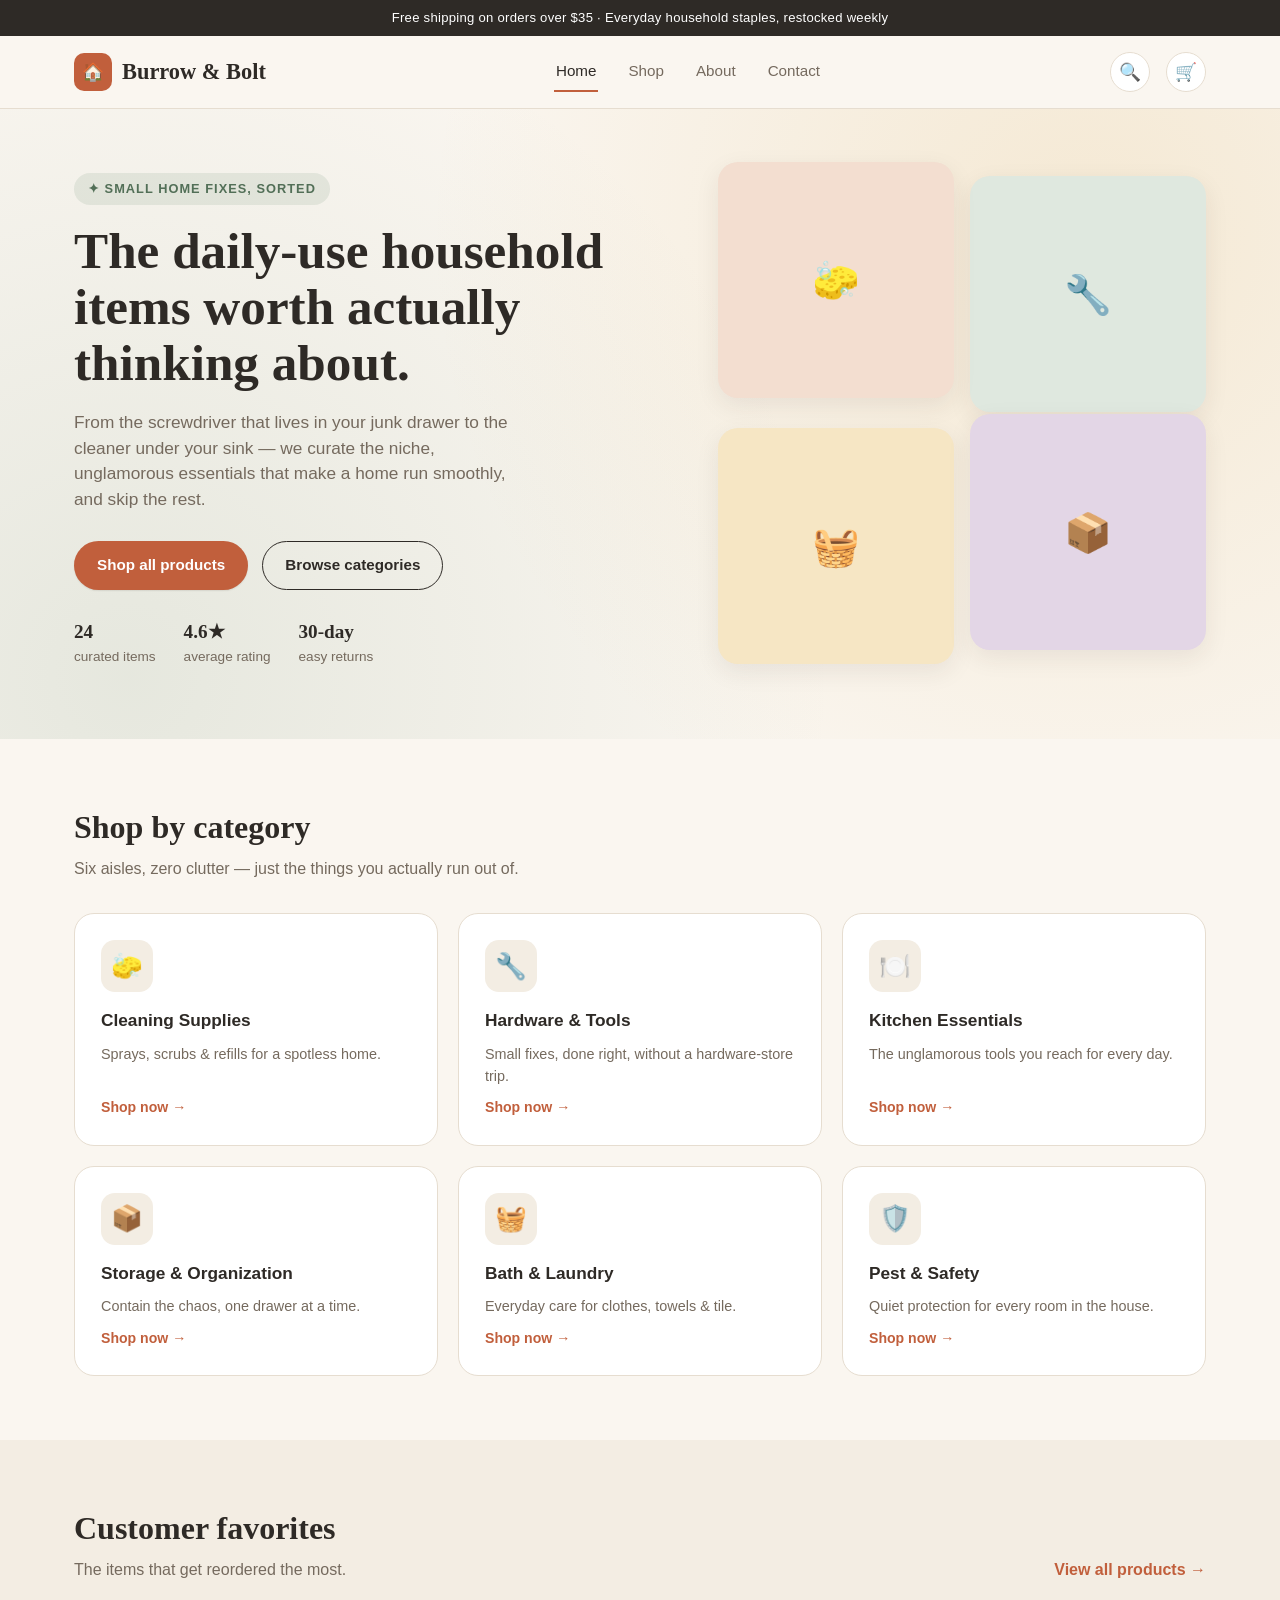
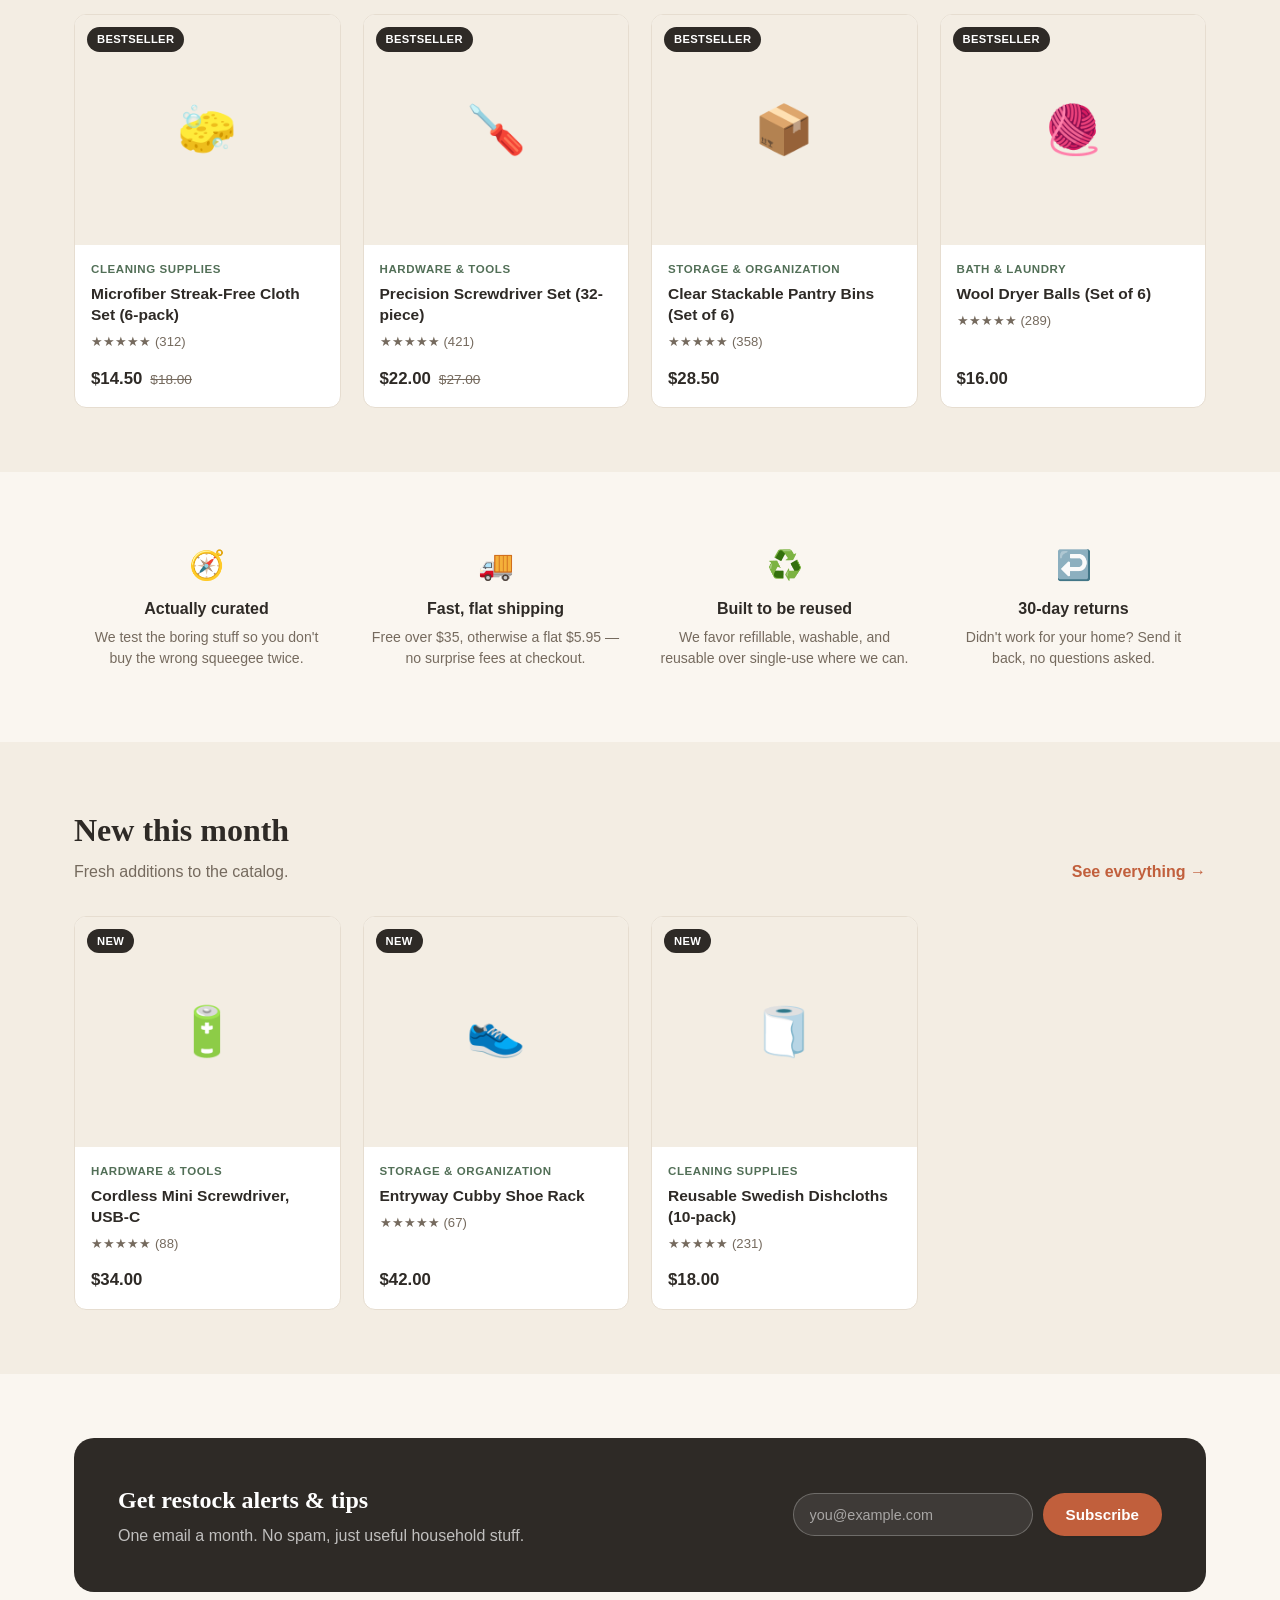
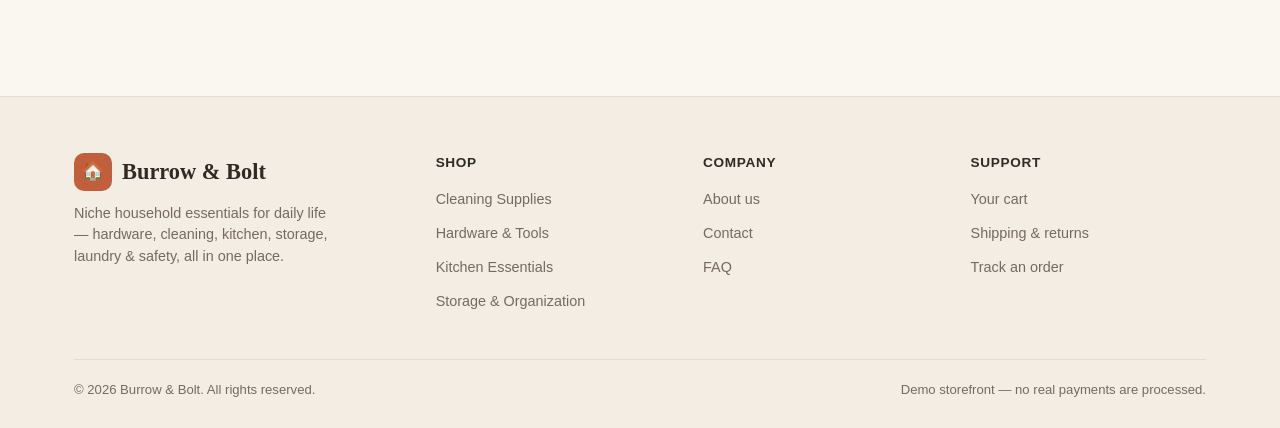
<file: index.html>
<!DOCTYPE html>
<html lang="en">
<head>
  <meta charset="UTF-8" />
  <meta name="viewport" content="width=device-width, initial-scale=1.0" />
  <title>Burrow & Bolt — Everyday Household Essentials</title>
  <meta name="description" content="Niche household items you reach for every day — from hardware fixes to cleaning supplies — carefully chosen, honestly priced." />
  <link rel="icon" href="data:image/svg+xml,<svg xmlns=%22http://www.w3.org/2000/svg%22 viewBox=%220 0 100 100%22><text y=%22.9em%22 font-size=%2290%22>🏠</text></svg>" />
  <link rel="stylesheet" href="assets/css/style.css" />
</head>
<body>

  <header class="site-header">
    <div class="announcement-bar">Free shipping on orders over $35 · Everyday household staples, restocked weekly</div>
    <div class="header-inner container">
      <a href="index.html" class="logo">
        <span class="logo-mark">🏠</span> Burrow & Bolt
      </a>
      <nav class="main-nav" aria-label="Primary">
        <a href="index.html" aria-current="page">Home</a>
        <a href="shop.html">Shop</a>
        <a href="about.html">About</a>
        <a href="contact.html">Contact</a>
      </nav>
      <div class="header-actions">
        <a class="icon-btn" href="shop.html" aria-label="Search products">🔍</a>
        <a class="icon-btn" href="cart.html" aria-label="View cart">
          🛒<span class="cart-count is-hidden" data-cart-count>0</span>
        </a>
        <button class="nav-toggle" aria-label="Toggle menu" aria-expanded="false">☰</button>
      </div>
    </div>
    <nav class="site-nav-mobile" aria-label="Mobile">
      <a href="index.html">Home</a>
      <a href="shop.html">Shop</a>
      <a href="about.html">About</a>
      <a href="contact.html">Contact</a>
    </nav>
  </header>

  <main>
    <section class="hero">
      <div class="container hero-inner">
        <div>
          <span class="eyebrow">✦ Small home fixes, sorted</span>
          <h1>The daily-use household items worth actually thinking about.</h1>
          <p>From the screwdriver that lives in your junk drawer to the cleaner under your sink — we curate the niche, unglamorous essentials that make a home run smoothly, and skip the rest.</p>
          <div class="hero-actions">
            <a class="btn btn-primary" href="shop.html">Shop all products</a>
            <a class="btn btn-outline" href="#categories">Browse categories</a>
          </div>
          <div class="hero-trust">
            <div><strong>24</strong> curated items</div>
            <div><strong>4.6★</strong> average rating</div>
            <div><strong>30-day</strong> easy returns</div>
          </div>
        </div>
        <div class="hero-art" aria-hidden="true">
          <div class="tile">🧽</div>
          <div class="tile">🔧</div>
          <div class="tile">🧺</div>
          <div class="tile">📦</div>
        </div>
      </div>
    </section>

    <section class="section" id="categories">
      <div class="container">
        <div class="section-head">
          <div>
            <h2>Shop by category</h2>
            <p>Six aisles, zero clutter — just the things you actually run out of.</p>
          </div>
        </div>
        <div class="category-grid" id="home-categories"></div>
      </div>
    </section>

    <section class="section section-alt">
      <div class="container">
        <div class="section-head">
          <div>
            <h2>Customer favorites</h2>
            <p>The items that get reordered the most.</p>
          </div>
          <a class="section-link" href="shop.html">View all products →</a>
        </div>
        <div class="product-grid" id="home-featured"></div>
      </div>
    </section>

    <section class="section">
      <div class="container">
        <div class="value-grid">
          <div class="value-item">
            <div class="icon">🧭</div>
            <h4>Actually curated</h4>
            <p>We test the boring stuff so you don't buy the wrong squeegee twice.</p>
          </div>
          <div class="value-item">
            <div class="icon">🚚</div>
            <h4>Fast, flat shipping</h4>
            <p>Free over $35, otherwise a flat $5.95 — no surprise fees at checkout.</p>
          </div>
          <div class="value-item">
            <div class="icon">♻️</div>
            <h4>Built to be reused</h4>
            <p>We favor refillable, washable, and reusable over single-use where we can.</p>
          </div>
          <div class="value-item">
            <div class="icon">↩️</div>
            <h4>30-day returns</h4>
            <p>Didn't work for your home? Send it back, no questions asked.</p>
          </div>
        </div>
      </div>
    </section>

    <section class="section section-alt" id="new-arrivals">
      <div class="container">
        <div class="section-head">
          <div>
            <h2>New this month</h2>
            <p>Fresh additions to the catalog.</p>
          </div>
          <a class="section-link" href="shop.html">See everything →</a>
        </div>
        <div class="product-grid" id="home-new"></div>
      </div>
    </section>

    <section class="section">
      <div class="container">
        <div class="newsletter">
          <div>
            <h3>Get restock alerts & tips</h3>
            <p>One email a month. No spam, just useful household stuff.</p>
          </div>
          <form class="newsletter-form" data-newsletter-form>
            <label class="visually-hidden" for="newsletter-email">Email address</label>
            <input id="newsletter-email" type="email" placeholder="you@example.com" required />
            <button class="btn btn-primary" type="submit">Subscribe</button>
          </form>
        </div>
      </div>
    </section>
  </main>

  <footer class="site-footer">
    <div class="container">
      <div class="footer-grid">
        <div class="footer-brand">
          <a href="index.html" class="logo"><span class="logo-mark">🏠</span> Burrow & Bolt</a>
          <p>Niche household essentials for daily life — hardware, cleaning, kitchen, storage, laundry & safety, all in one place.</p>
        </div>
        <div class="footer-col">
          <h5>Shop</h5>
          <ul>
            <li><a href="shop.html?category=cleaning">Cleaning Supplies</a></li>
            <li><a href="shop.html?category=hardware">Hardware & Tools</a></li>
            <li><a href="shop.html?category=kitchen">Kitchen Essentials</a></li>
            <li><a href="shop.html?category=storage">Storage & Organization</a></li>
          </ul>
        </div>
        <div class="footer-col">
          <h5>Company</h5>
          <ul>
            <li><a href="about.html">About us</a></li>
            <li><a href="contact.html">Contact</a></li>
            <li><a href="contact.html#faq">FAQ</a></li>
          </ul>
        </div>
        <div class="footer-col">
          <h5>Support</h5>
          <ul>
            <li><a href="cart.html">Your cart</a></li>
            <li><a href="contact.html">Shipping & returns</a></li>
            <li><a href="contact.html">Track an order</a></li>
          </ul>
        </div>
      </div>
      <div class="footer-bottom">
        <span>© 2026 Burrow & Bolt. All rights reserved.</span>
        <span>Demo storefront — no real payments are processed.</span>
      </div>
    </div>
  </footer>

  <script src="assets/js/products.js"></script>
  <script src="assets/js/cart.js"></script>
  <script src="assets/js/main.js"></script>
  <script src="assets/js/render-home.js"></script>
</body>
</html>
</file>
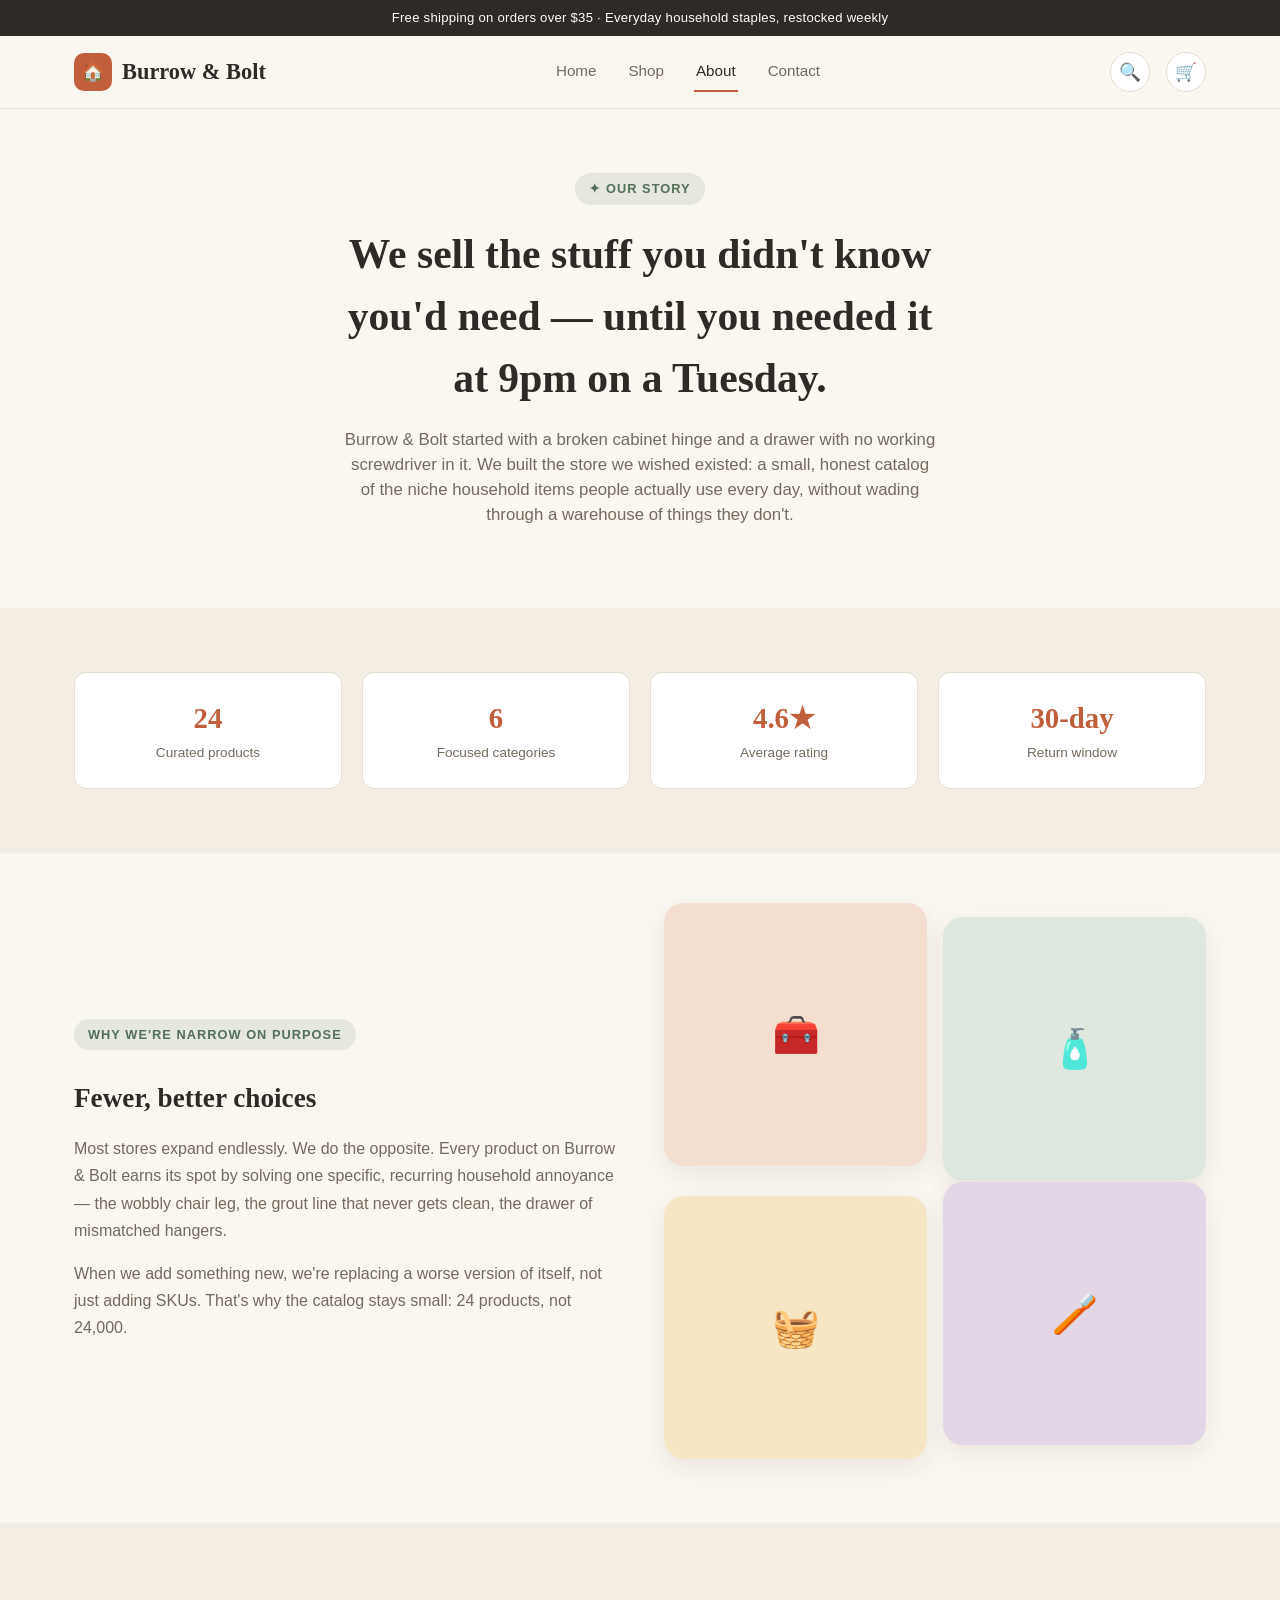
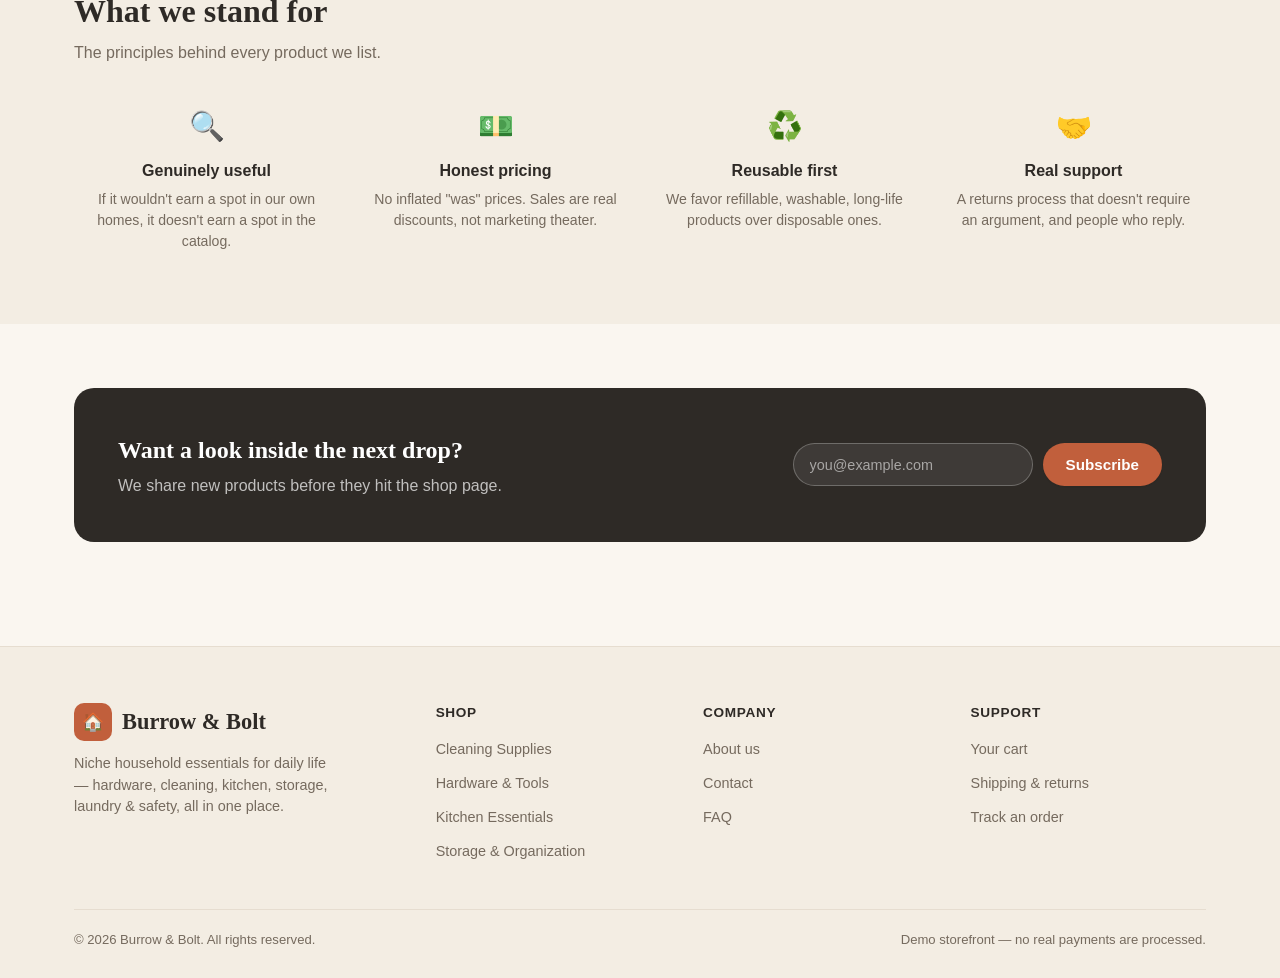
<file: about.html>
<!DOCTYPE html>
<html lang="en">
<head>
  <meta charset="UTF-8" />
  <meta name="viewport" content="width=device-width, initial-scale=1.0" />
  <title>About Us — Burrow & Bolt</title>
  <meta name="description" content="Why Burrow & Bolt curates niche, daily-use household items instead of selling everything." />
  <link rel="icon" href="data:image/svg+xml,<svg xmlns=%22http://www.w3.org/2000/svg%22 viewBox=%220 0 100 100%22><text y=%22.9em%22 font-size=%2290%22>🏠</text></svg>" />
  <link rel="stylesheet" href="assets/css/style.css" />
</head>
<body>

  <header class="site-header">
    <div class="announcement-bar">Free shipping on orders over $35 · Everyday household staples, restocked weekly</div>
    <div class="header-inner container">
      <a href="index.html" class="logo"><span class="logo-mark">🏠</span> Burrow & Bolt</a>
      <nav class="main-nav" aria-label="Primary">
        <a href="index.html">Home</a>
        <a href="shop.html">Shop</a>
        <a href="about.html" aria-current="page">About</a>
        <a href="contact.html">Contact</a>
      </nav>
      <div class="header-actions">
        <a class="icon-btn" href="shop.html" aria-label="Search products">🔍</a>
        <a class="icon-btn" href="cart.html" aria-label="View cart">
          🛒<span class="cart-count is-hidden" data-cart-count>0</span>
        </a>
        <button class="nav-toggle" aria-label="Toggle menu" aria-expanded="false">☰</button>
      </div>
    </div>
    <nav class="site-nav-mobile" aria-label="Mobile">
      <a href="index.html">Home</a>
      <a href="shop.html">Shop</a>
      <a href="about.html">About</a>
      <a href="contact.html">Contact</a>
    </nav>
  </header>

  <main>
    <section class="section">
      <div class="container about-hero">
        <span class="eyebrow">✦ Our story</span>
        <h1 style="font-family:var(--font-serif); font-size:clamp(1.8rem,3.4vw,2.6rem); margin:0 0 16px;">
          We sell the stuff you didn't know you'd need — until you needed it at 9pm on a Tuesday.
        </h1>
        <p style="color:var(--color-text-muted); font-size:1.05rem;">
          Burrow & Bolt started with a broken cabinet hinge and a drawer with no working screwdriver in it.
          We built the store we wished existed: a small, honest catalog of the niche household items people
          actually use every day, without wading through a warehouse of things they don't.
        </p>
      </div>
    </section>

    <section class="section section-alt">
      <div class="container">
        <div class="stat-band">
          <div class="stat-card"><strong>24</strong><span>Curated products</span></div>
          <div class="stat-card"><strong>6</strong><span>Focused categories</span></div>
          <div class="stat-card"><strong>4.6★</strong><span>Average rating</span></div>
          <div class="stat-card"><strong>30-day</strong><span>Return window</span></div>
        </div>
      </div>
    </section>

    <section class="section">
      <div class="container two-col">
        <div>
          <span class="eyebrow">Why we're narrow on purpose</span>
          <h2 style="font-family:var(--font-serif); font-size:1.7rem; margin:10px 0 16px;">Fewer, better choices</h2>
          <p style="color:var(--color-text-muted); line-height:1.7; margin-bottom:14px;">
            Most stores expand endlessly. We do the opposite. Every product on Burrow & Bolt earns its spot by
            solving one specific, recurring household annoyance — the wobbly chair leg, the grout line that
            never gets clean, the drawer of mismatched hangers.
          </p>
          <p style="color:var(--color-text-muted); line-height:1.7;">
            When we add something new, we're replacing a worse version of itself, not just adding SKUs. That's
            why the catalog stays small: 24 products, not 24,000.
          </p>
        </div>
        <div class="hero-art" aria-hidden="true">
          <div class="tile">🧰</div>
          <div class="tile">🧴</div>
          <div class="tile">🧺</div>
          <div class="tile">🪥</div>
        </div>
      </div>
    </section>

    <section class="section section-alt">
      <div class="container">
        <div class="section-head">
          <div>
            <h2>What we stand for</h2>
            <p>The principles behind every product we list.</p>
          </div>
        </div>
        <div class="value-grid">
          <div class="value-item">
            <div class="icon">🔍</div>
            <h4>Genuinely useful</h4>
            <p>If it wouldn't earn a spot in our own homes, it doesn't earn a spot in the catalog.</p>
          </div>
          <div class="value-item">
            <div class="icon">💵</div>
            <h4>Honest pricing</h4>
            <p>No inflated "was" prices. Sales are real discounts, not marketing theater.</p>
          </div>
          <div class="value-item">
            <div class="icon">♻️</div>
            <h4>Reusable first</h4>
            <p>We favor refillable, washable, long-life products over disposable ones.</p>
          </div>
          <div class="value-item">
            <div class="icon">🤝</div>
            <h4>Real support</h4>
            <p>A returns process that doesn't require an argument, and people who reply.</p>
          </div>
        </div>
      </div>
    </section>

    <section class="section">
      <div class="container">
        <div class="newsletter">
          <div>
            <h3>Want a look inside the next drop?</h3>
            <p>We share new products before they hit the shop page.</p>
          </div>
          <form class="newsletter-form" data-newsletter-form>
            <label class="visually-hidden" for="about-newsletter-email">Email address</label>
            <input id="about-newsletter-email" type="email" placeholder="you@example.com" required />
            <button class="btn btn-primary" type="submit">Subscribe</button>
          </form>
        </div>
      </div>
    </section>
  </main>

  <footer class="site-footer">
    <div class="container">
      <div class="footer-grid">
        <div class="footer-brand">
          <a href="index.html" class="logo"><span class="logo-mark">🏠</span> Burrow & Bolt</a>
          <p>Niche household essentials for daily life — hardware, cleaning, kitchen, storage, laundry & safety, all in one place.</p>
        </div>
        <div class="footer-col">
          <h5>Shop</h5>
          <ul>
            <li><a href="shop.html?category=cleaning">Cleaning Supplies</a></li>
            <li><a href="shop.html?category=hardware">Hardware & Tools</a></li>
            <li><a href="shop.html?category=kitchen">Kitchen Essentials</a></li>
            <li><a href="shop.html?category=storage">Storage & Organization</a></li>
          </ul>
        </div>
        <div class="footer-col">
          <h5>Company</h5>
          <ul>
            <li><a href="about.html">About us</a></li>
            <li><a href="contact.html">Contact</a></li>
            <li><a href="contact.html#faq">FAQ</a></li>
          </ul>
        </div>
        <div class="footer-col">
          <h5>Support</h5>
          <ul>
            <li><a href="cart.html">Your cart</a></li>
            <li><a href="contact.html">Shipping & returns</a></li>
            <li><a href="contact.html">Track an order</a></li>
          </ul>
        </div>
      </div>
      <div class="footer-bottom">
        <span>© 2026 Burrow & Bolt. All rights reserved.</span>
        <span>Demo storefront — no real payments are processed.</span>
      </div>
    </div>
  </footer>

  <script src="assets/js/products.js"></script>
  <script src="assets/js/cart.js"></script>
  <script src="assets/js/main.js"></script>
</body>
</html>
</file>
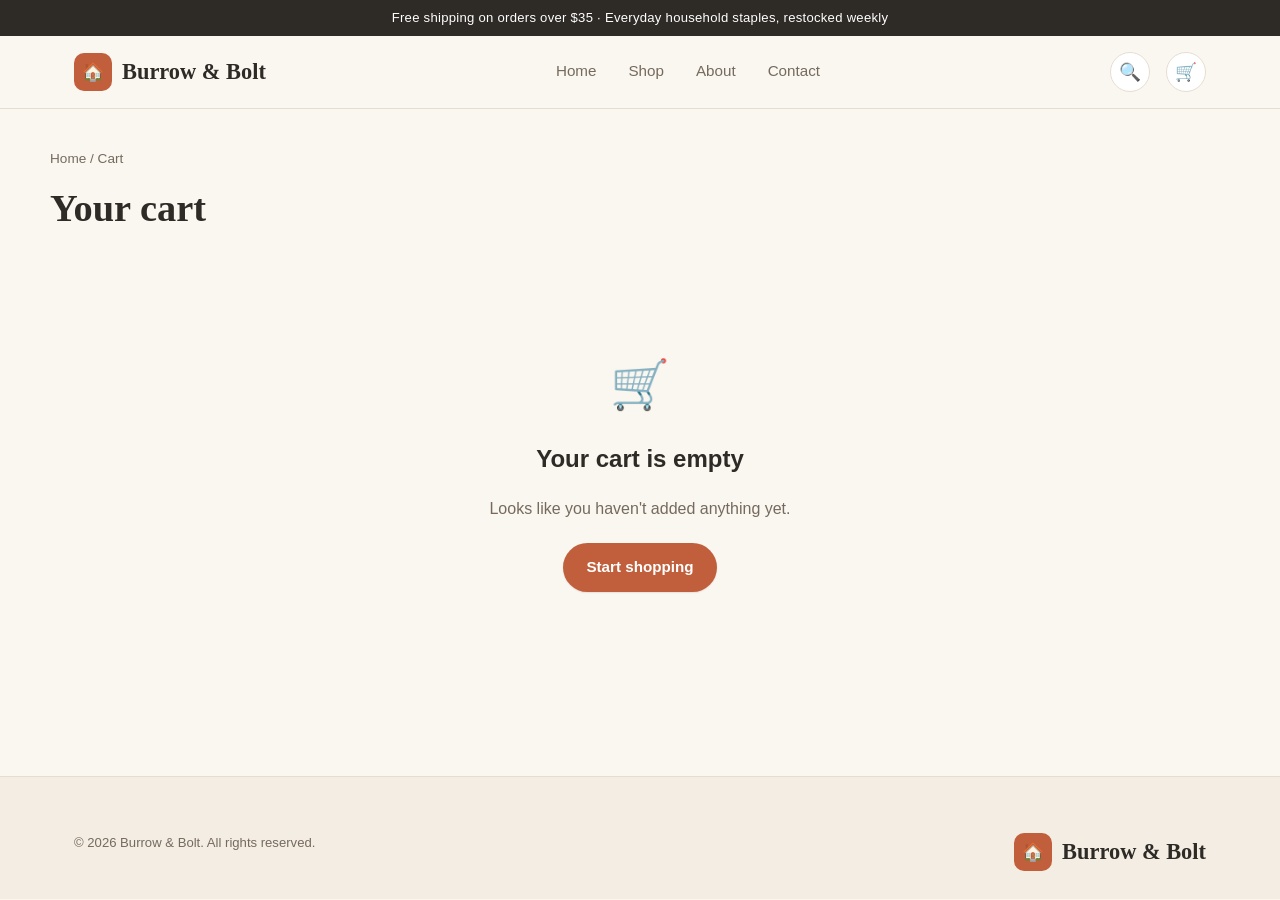
<file: cart.html>
<!DOCTYPE html>
<html lang="en">
<head>
  <meta charset="UTF-8" />
  <meta name="viewport" content="width=device-width, initial-scale=1.0" />
  <title>Your Cart — Burrow & Bolt</title>
  <link rel="icon" href="data:image/svg+xml,<svg xmlns=%22http://www.w3.org/2000/svg%22 viewBox=%220 0 100 100%22><text y=%22.9em%22 font-size=%2290%22>🏠</text></svg>" />
  <link rel="stylesheet" href="assets/css/style.css" />
</head>
<body>

  <header class="site-header">
    <div class="announcement-bar">Free shipping on orders over $35 · Everyday household staples, restocked weekly</div>
    <div class="header-inner container">
      <a href="index.html" class="logo"><span class="logo-mark">🏠</span> Burrow & Bolt</a>
      <nav class="main-nav" aria-label="Primary">
        <a href="index.html">Home</a>
        <a href="shop.html">Shop</a>
        <a href="about.html">About</a>
        <a href="contact.html">Contact</a>
      </nav>
      <div class="header-actions">
        <a class="icon-btn" href="shop.html" aria-label="Search products">🔍</a>
        <a class="icon-btn" href="cart.html" aria-label="View cart">
          🛒<span class="cart-count is-hidden" data-cart-count>0</span>
        </a>
        <button class="nav-toggle" aria-label="Toggle menu" aria-expanded="false">☰</button>
      </div>
    </div>
    <nav class="site-nav-mobile" aria-label="Mobile">
      <a href="index.html">Home</a>
      <a href="shop.html">Shop</a>
      <a href="about.html">About</a>
      <a href="contact.html">Contact</a>
    </nav>
  </header>

  <main>
    <div class="page-header container">
      <div class="breadcrumb"><a href="index.html">Home</a> / Cart</div>
      <h1>Your cart</h1>
    </div>

    <section class="section" style="padding-top:8px;">
      <div class="container">

        <div class="cart-layout" id="cart-layout">
          <div>
            <div style="display:flex; justify-content:space-between; align-items:center; border-bottom:1px solid var(--color-border); padding-bottom:12px; margin-bottom:4px;">
              <strong id="cart-item-count">0 items</strong>
              <a href="shop.html" class="section-link">Continue shopping →</a>
            </div>
            <div id="cart-lines"></div>
          </div>

          <aside class="summary-card">
            <h3>Order summary</h3>
            <div class="summary-row"><span>Subtotal</span><span id="summary-subtotal">$0.00</span></div>
            <div class="summary-row"><span>Shipping</span><span id="summary-shipping">$0.00</span></div>

            <form class="promo-row" id="promo-form">
              <label class="visually-hidden" for="promo-code">Promo code</label>
              <input id="promo-code" type="text" placeholder="Promo code" />
              <button class="btn btn-outline btn-sm" type="submit">Apply</button>
            </form>
            <p id="promo-msg" style="font-size:0.8rem; color:var(--color-text-muted); margin:-8px 0 4px;"></p>

            <div class="summary-row total"><span>Total</span><span id="summary-total">$0.00</span></div>
            <button class="btn btn-primary btn-block" id="checkout-btn" style="margin-top:18px;" type="button">Checkout</button>
            <p style="font-size:0.78rem; color:var(--color-text-muted); text-align:center; margin-top:10px;">This is a demo store — no real payment is collected.</p>
          </aside>
        </div>

        <div class="cart-empty" id="cart-empty" style="display:none;">
          <div class="icon">🛒</div>
          <h2>Your cart is empty</h2>
          <p style="color:var(--color-text-muted); margin-bottom:22px;">Looks like you haven't added anything yet.</p>
          <a class="btn btn-primary" href="shop.html">Start shopping</a>
        </div>

      </div>
    </section>
  </main>

  <footer class="site-footer">
    <div class="container">
      <div class="footer-bottom" style="border-top:none; padding-top:0;">
        <span>© 2026 Burrow & Bolt. All rights reserved.</span>
        <a href="index.html" class="logo"><span class="logo-mark">🏠</span> Burrow & Bolt</a>
      </div>
    </div>
  </footer>

  <script src="assets/js/products.js"></script>
  <script src="assets/js/cart.js"></script>
  <script src="assets/js/main.js"></script>
  <script src="assets/js/render-cart.js"></script>
</body>
</html>
</file>
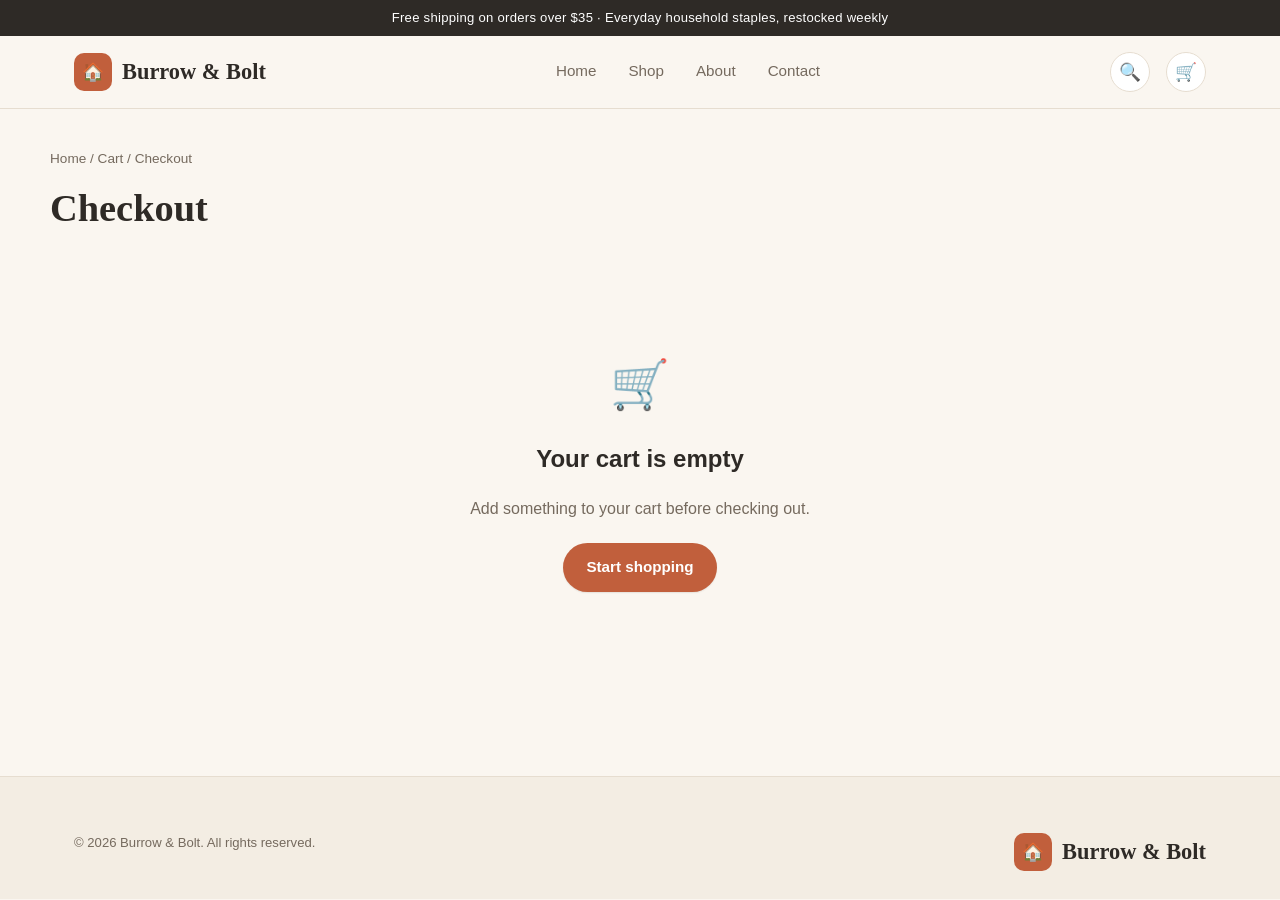
<file: checkout.html>
<!DOCTYPE html>
<html lang="en">
<head>
  <meta charset="UTF-8" />
  <meta name="viewport" content="width=device-width, initial-scale=1.0" />
  <title>Checkout — Burrow & Bolt</title>
  <link rel="icon" href="data:image/svg+xml,<svg xmlns=%22http://www.w3.org/2000/svg%22 viewBox=%220 0 100 100%22><text y=%22.9em%22 font-size=%2290%22>🏠</text></svg>" />
  <link rel="stylesheet" href="assets/css/style.css" />
</head>
<body>

  <header class="site-header">
    <div class="announcement-bar">Free shipping on orders over $35 · Everyday household staples, restocked weekly</div>
    <div class="header-inner container">
      <a href="index.html" class="logo"><span class="logo-mark">🏠</span> Burrow & Bolt</a>
      <nav class="main-nav" aria-label="Primary">
        <a href="index.html">Home</a>
        <a href="shop.html">Shop</a>
        <a href="about.html">About</a>
        <a href="contact.html">Contact</a>
      </nav>
      <div class="header-actions">
        <a class="icon-btn" href="shop.html" aria-label="Search products">🔍</a>
        <a class="icon-btn" href="cart.html" aria-label="View cart">
          🛒<span class="cart-count is-hidden" data-cart-count>0</span>
        </a>
        <button class="nav-toggle" aria-label="Toggle menu" aria-expanded="false">☰</button>
      </div>
    </div>
    <nav class="site-nav-mobile" aria-label="Mobile">
      <a href="index.html">Home</a>
      <a href="shop.html">Shop</a>
      <a href="about.html">About</a>
      <a href="contact.html">Contact</a>
    </nav>
  </header>

  <main>
    <div class="page-header container">
      <div class="breadcrumb"><a href="index.html">Home</a> / <a href="cart.html">Cart</a> / Checkout</div>
      <h1>Checkout</h1>
    </div>

    <section class="section" style="padding-top:8px;">
      <div class="container">

        <div class="cart-layout" id="checkout-layout">
          <form id="checkout-form" novalidate>
            <div class="checkout-panel">
              <h3>Contact</h3>
              <div class="field">
                <label for="email">Email address</label>
                <input id="email" name="email" type="email" required />
              </div>
            </div>

            <div class="checkout-panel">
              <h3>Shipping address</h3>
              <div class="checkout-form-grid">
                <div class="field">
                  <label for="fullName">Full name</label>
                  <input id="fullName" name="fullName" type="text" required />
                </div>
                <div class="field">
                  <label for="address">Street address</label>
                  <input id="address" name="address" type="text" required />
                </div>
                <div class="field">
                  <label for="city">City</label>
                  <input id="city" name="city" type="text" required />
                </div>
                <div class="field">
                  <label for="state">State</label>
                  <input id="state" name="state" type="text" maxlength="2" placeholder="e.g. NY" required />
                </div>
                <div class="field">
                  <label for="zip">ZIP code</label>
                  <input id="zip" name="zip" type="text" inputmode="numeric" pattern="[0-9]{5}" placeholder="12345" required />
                </div>
              </div>
            </div>

            <div class="checkout-panel">
              <h3>Payment</h3>
              <p class="checkout-note">🔒 Demo checkout — no real payment is collected or stored. Use any values.</p>
              <div class="checkout-form-grid">
                <div class="field" style="grid-column: 1 / -1;">
                  <label for="cardName">Name on card</label>
                  <input id="cardName" name="cardName" type="text" required />
                </div>
                <div class="field" style="grid-column: 1 / -1;">
                  <label for="cardNumber">Card number</label>
                  <input id="cardNumber" name="cardNumber" type="text" inputmode="numeric" placeholder="4242 4242 4242 4242" maxlength="19" required />
                </div>
                <div class="field">
                  <label for="cardExpiry">Expiry (MM/YY)</label>
                  <input id="cardExpiry" name="cardExpiry" type="text" placeholder="MM/YY" maxlength="5" required />
                </div>
                <div class="field">
                  <label for="cardCvc">CVC</label>
                  <input id="cardCvc" name="cardCvc" type="text" inputmode="numeric" placeholder="123" maxlength="4" required />
                </div>
              </div>
            </div>

            <p id="checkout-error" class="checkout-error" role="alert" hidden></p>

            <button class="btn btn-primary btn-block" id="place-order-btn" type="submit">Place order</button>
          </form>

          <aside class="summary-card">
            <h3>Order summary</h3>
            <div id="checkout-lines" class="checkout-lines"></div>
            <div class="summary-row"><span>Subtotal</span><span id="summary-subtotal">$0.00</span></div>
            <div class="summary-row"><span>Shipping</span><span id="summary-shipping">$0.00</span></div>
            <div class="summary-row total"><span>Total</span><span id="summary-total">$0.00</span></div>
          </aside>
        </div>

        <div class="cart-empty" id="checkout-empty" style="display:none;">
          <div class="icon">🛒</div>
          <h2>Your cart is empty</h2>
          <p style="color:var(--color-text-muted); margin-bottom:22px;">Add something to your cart before checking out.</p>
          <a class="btn btn-primary" href="shop.html">Start shopping</a>
        </div>

      </div>
    </section>
  </main>

  <footer class="site-footer">
    <div class="container">
      <div class="footer-bottom" style="border-top:none; padding-top:0;">
        <span>© 2026 Burrow & Bolt. All rights reserved.</span>
        <a href="index.html" class="logo"><span class="logo-mark">🏠</span> Burrow & Bolt</a>
      </div>
    </div>
  </footer>

  <script src="assets/js/products.js"></script>
  <script src="assets/js/cart.js"></script>
  <script src="assets/js/main.js"></script>
  <script src="assets/js/render-checkout.js"></script>
</body>
</html>
</file>
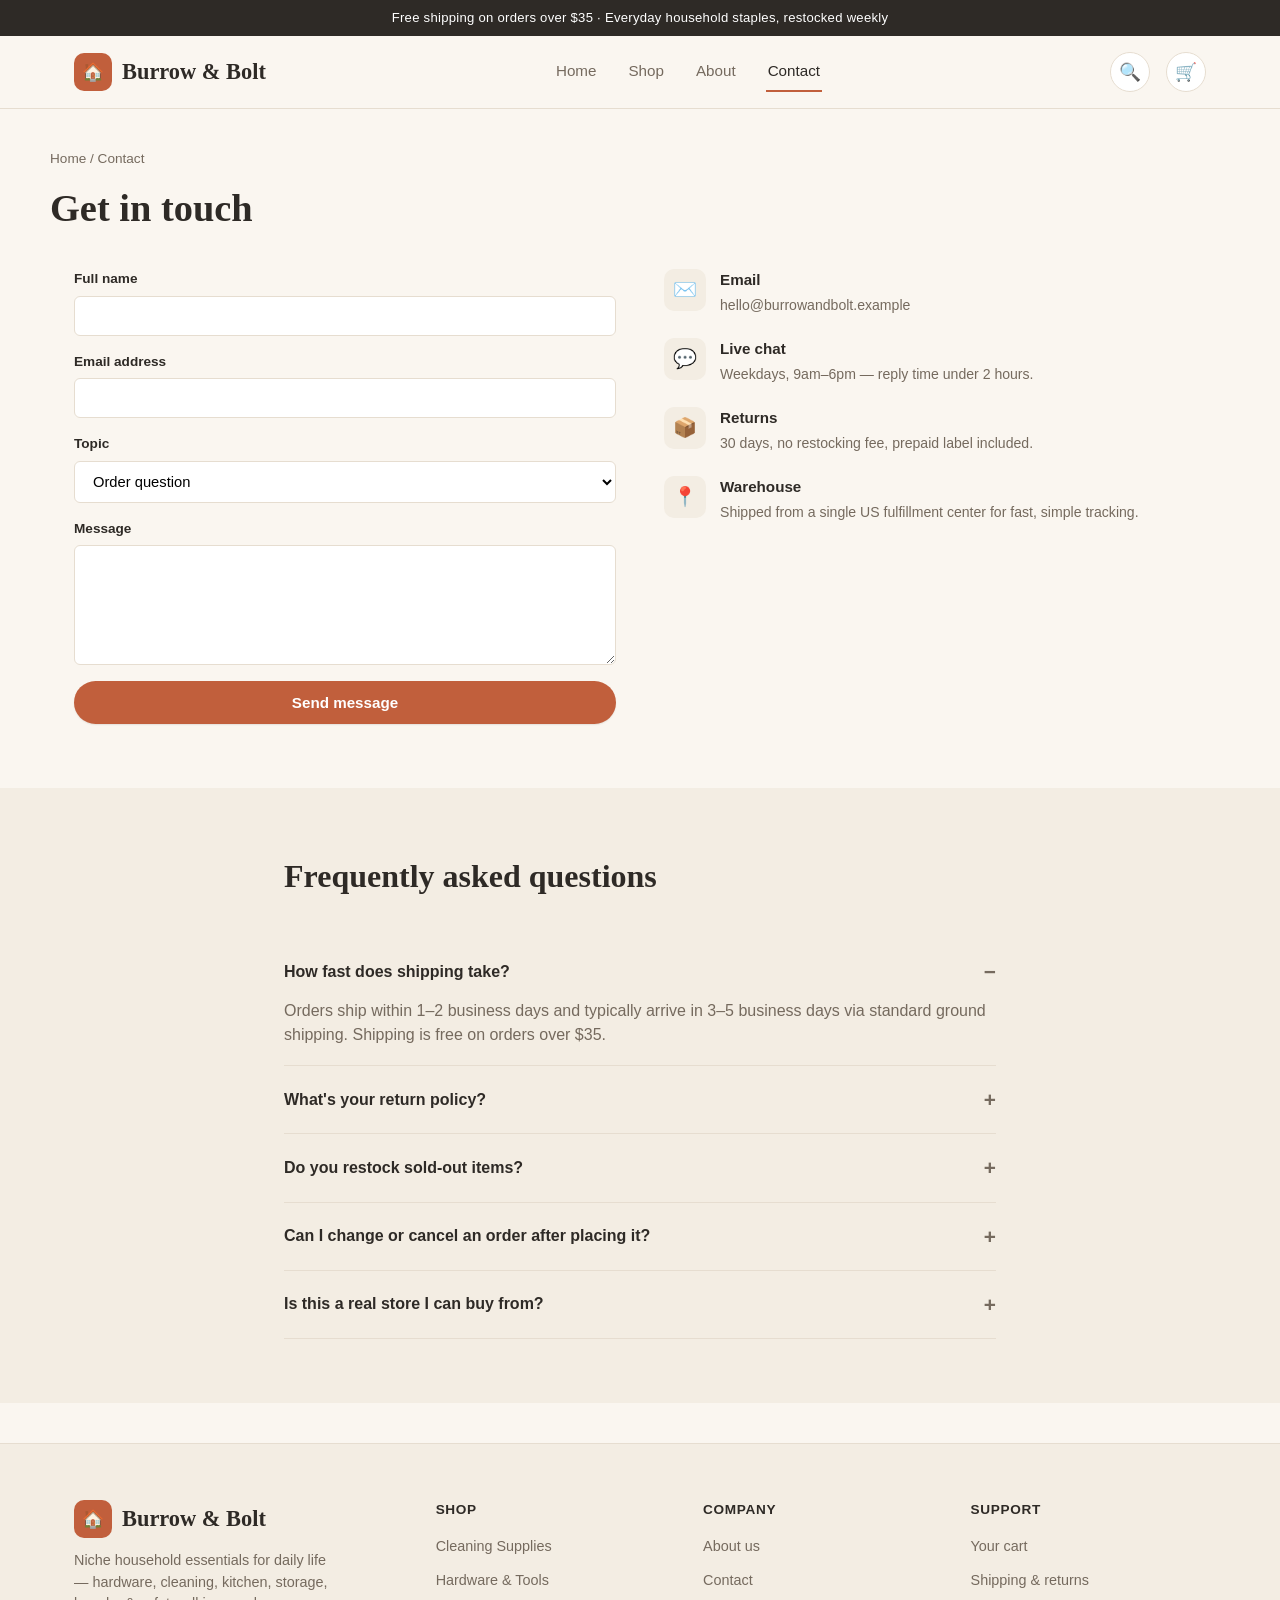
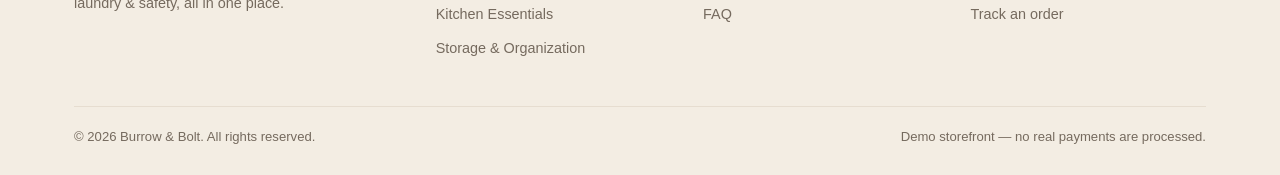
<file: contact.html>
<!DOCTYPE html>
<html lang="en">
<head>
  <meta charset="UTF-8" />
  <meta name="viewport" content="width=device-width, initial-scale=1.0" />
  <title>Contact & FAQ — Burrow & Bolt</title>
  <meta name="description" content="Get in touch with Burrow & Bolt, or check answers to common shipping, returns, and order questions." />
  <link rel="icon" href="data:image/svg+xml,<svg xmlns=%22http://www.w3.org/2000/svg%22 viewBox=%220 0 100 100%22><text y=%22.9em%22 font-size=%2290%22>🏠</text></svg>" />
  <link rel="stylesheet" href="assets/css/style.css" />
</head>
<body>

  <header class="site-header">
    <div class="announcement-bar">Free shipping on orders over $35 · Everyday household staples, restocked weekly</div>
    <div class="header-inner container">
      <a href="index.html" class="logo"><span class="logo-mark">🏠</span> Burrow & Bolt</a>
      <nav class="main-nav" aria-label="Primary">
        <a href="index.html">Home</a>
        <a href="shop.html">Shop</a>
        <a href="about.html">About</a>
        <a href="contact.html" aria-current="page">Contact</a>
      </nav>
      <div class="header-actions">
        <a class="icon-btn" href="shop.html" aria-label="Search products">🔍</a>
        <a class="icon-btn" href="cart.html" aria-label="View cart">
          🛒<span class="cart-count is-hidden" data-cart-count>0</span>
        </a>
        <button class="nav-toggle" aria-label="Toggle menu" aria-expanded="false">☰</button>
      </div>
    </div>
    <nav class="site-nav-mobile" aria-label="Mobile">
      <a href="index.html">Home</a>
      <a href="shop.html">Shop</a>
      <a href="about.html">About</a>
      <a href="contact.html">Contact</a>
    </nav>
  </header>

  <main>
    <div class="page-header container">
      <div class="breadcrumb"><a href="index.html">Home</a> / Contact</div>
      <h1>Get in touch</h1>
    </div>

    <section class="section" style="padding-top:8px;">
      <div class="container contact-grid">
        <form class="contact-form" data-contact-form>
          <div class="field">
            <label for="name">Full name</label>
            <input id="name" name="name" type="text" required />
          </div>
          <div class="field">
            <label for="email">Email address</label>
            <input id="email" name="email" type="email" required />
          </div>
          <div class="field">
            <label for="topic">Topic</label>
            <select id="topic" name="topic">
              <option>Order question</option>
              <option>Shipping & returns</option>
              <option>Product suggestion</option>
              <option>Something else</option>
            </select>
          </div>
          <div class="field">
            <label for="message">Message</label>
            <textarea id="message" name="message" required></textarea>
          </div>
          <button class="btn btn-primary" type="submit">Send message</button>
        </form>

        <div>
          <div class="contact-info-item">
            <div class="icon">✉️</div>
            <div>
              <h5>Email</h5>
              <p>hello@burrowandbolt.example</p>
            </div>
          </div>
          <div class="contact-info-item">
            <div class="icon">💬</div>
            <div>
              <h5>Live chat</h5>
              <p>Weekdays, 9am–6pm — reply time under 2 hours.</p>
            </div>
          </div>
          <div class="contact-info-item">
            <div class="icon">📦</div>
            <div>
              <h5>Returns</h5>
              <p>30 days, no restocking fee, prepaid label included.</p>
            </div>
          </div>
          <div class="contact-info-item">
            <div class="icon">📍</div>
            <div>
              <h5>Warehouse</h5>
              <p>Shipped from a single US fulfillment center for fast, simple tracking.</p>
            </div>
          </div>
        </div>
      </div>
    </section>

    <section class="section section-alt" id="faq">
      <div class="container" style="max-width:760px;">
        <div class="section-head">
          <div>
            <h2>Frequently asked questions</h2>
          </div>
        </div>

        <details class="faq-item" open>
          <summary>How fast does shipping take?</summary>
          <p>Orders ship within 1–2 business days and typically arrive in 3–5 business days via standard ground shipping. Shipping is free on orders over $35.</p>
        </details>
        <details class="faq-item">
          <summary>What's your return policy?</summary>
          <p>You have 30 days from delivery to return any item for a full refund. Unused, resalable condition preferred, but we handle case-by-case exceptions — just reach out.</p>
        </details>
        <details class="faq-item">
          <summary>Do you restock sold-out items?</summary>
          <p>Yes — most items restock weekly. Subscribe to our newsletter for restock alerts on specific products.</p>
        </details>
        <details class="faq-item">
          <summary>Can I change or cancel an order after placing it?</summary>
          <p>Orders can be changed or canceled within 1 hour of purchase. After that, they've usually entered packing — contact us and we'll do what we can.</p>
        </details>
        <details class="faq-item">
          <summary>Is this a real store I can buy from?</summary>
          <p>Burrow & Bolt is a demo storefront built to showcase a niche household-goods shopping experience. The cart and checkout flow work, but no real payment is collected.</p>
        </details>
      </div>
    </section>
  </main>

  <footer class="site-footer">
    <div class="container">
      <div class="footer-grid">
        <div class="footer-brand">
          <a href="index.html" class="logo"><span class="logo-mark">🏠</span> Burrow & Bolt</a>
          <p>Niche household essentials for daily life — hardware, cleaning, kitchen, storage, laundry & safety, all in one place.</p>
        </div>
        <div class="footer-col">
          <h5>Shop</h5>
          <ul>
            <li><a href="shop.html?category=cleaning">Cleaning Supplies</a></li>
            <li><a href="shop.html?category=hardware">Hardware & Tools</a></li>
            <li><a href="shop.html?category=kitchen">Kitchen Essentials</a></li>
            <li><a href="shop.html?category=storage">Storage & Organization</a></li>
          </ul>
        </div>
        <div class="footer-col">
          <h5>Company</h5>
          <ul>
            <li><a href="about.html">About us</a></li>
            <li><a href="contact.html">Contact</a></li>
            <li><a href="contact.html#faq">FAQ</a></li>
          </ul>
        </div>
        <div class="footer-col">
          <h5>Support</h5>
          <ul>
            <li><a href="cart.html">Your cart</a></li>
            <li><a href="contact.html">Shipping & returns</a></li>
            <li><a href="contact.html">Track an order</a></li>
          </ul>
        </div>
      </div>
      <div class="footer-bottom">
        <span>© 2026 Burrow & Bolt. All rights reserved.</span>
        <span>Demo storefront — no real payments are processed.</span>
      </div>
    </div>
  </footer>

  <script src="assets/js/products.js"></script>
  <script src="assets/js/cart.js"></script>
  <script src="assets/js/main.js"></script>
</body>
</html>
</file>
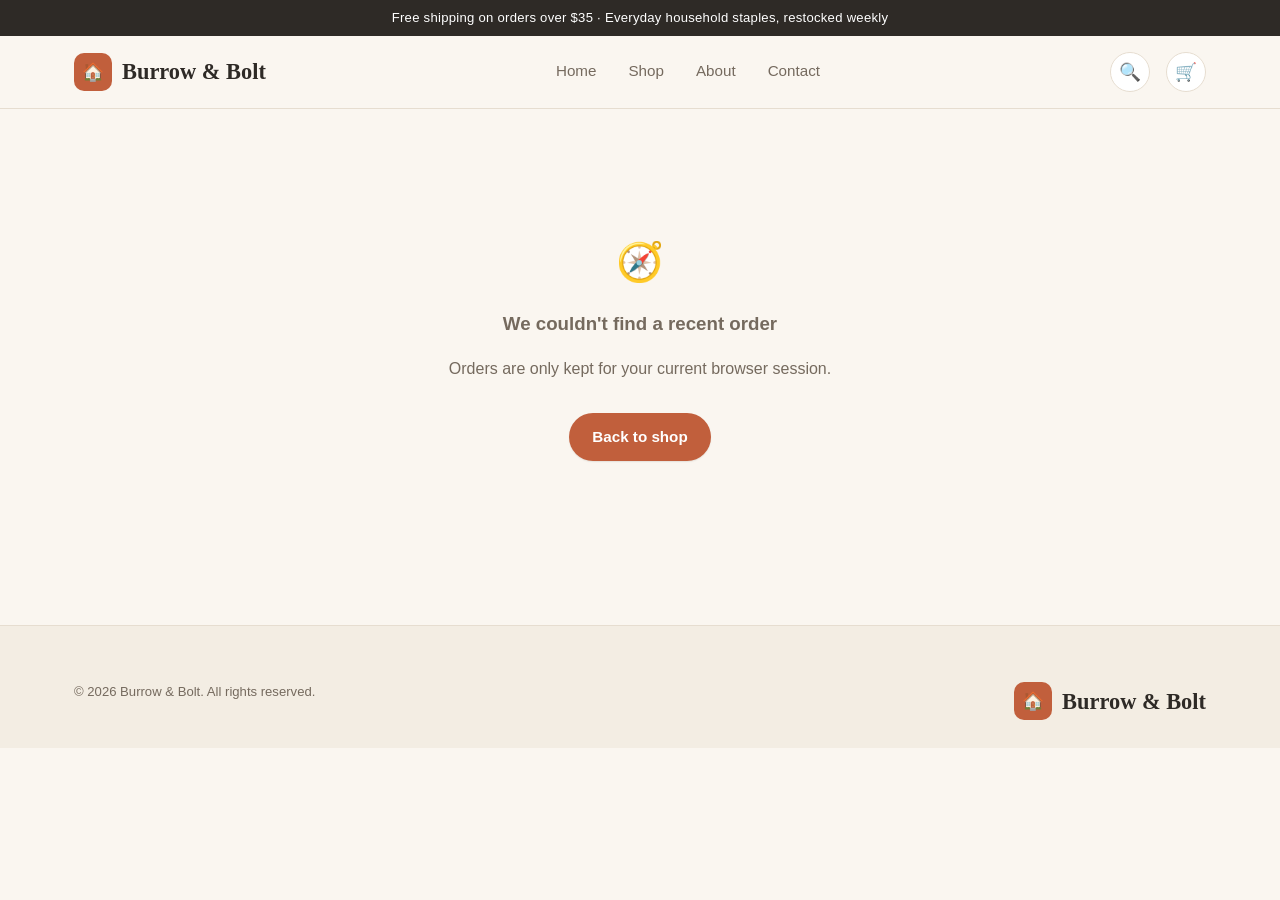
<file: order-confirmation.html>
<!DOCTYPE html>
<html lang="en">
<head>
  <meta charset="UTF-8" />
  <meta name="viewport" content="width=device-width, initial-scale=1.0" />
  <title>Order Confirmed — Burrow & Bolt</title>
  <link rel="icon" href="data:image/svg+xml,<svg xmlns=%22http://www.w3.org/2000/svg%22 viewBox=%220 0 100 100%22><text y=%22.9em%22 font-size=%2290%22>🏠</text></svg>" />
  <link rel="stylesheet" href="assets/css/style.css" />
</head>
<body>

  <header class="site-header">
    <div class="announcement-bar">Free shipping on orders over $35 · Everyday household staples, restocked weekly</div>
    <div class="header-inner container">
      <a href="index.html" class="logo"><span class="logo-mark">🏠</span> Burrow & Bolt</a>
      <nav class="main-nav" aria-label="Primary">
        <a href="index.html">Home</a>
        <a href="shop.html">Shop</a>
        <a href="about.html">About</a>
        <a href="contact.html">Contact</a>
      </nav>
      <div class="header-actions">
        <a class="icon-btn" href="shop.html" aria-label="Search products">🔍</a>
        <a class="icon-btn" href="cart.html" aria-label="View cart">
          🛒<span class="cart-count is-hidden" data-cart-count>0</span>
        </a>
        <button class="nav-toggle" aria-label="Toggle menu" aria-expanded="false">☰</button>
      </div>
    </div>
    <nav class="site-nav-mobile" aria-label="Mobile">
      <a href="index.html">Home</a>
      <a href="shop.html">Shop</a>
      <a href="about.html">About</a>
      <a href="contact.html">Contact</a>
    </nav>
  </header>

  <main>
    <section class="section" id="confirmation-root">
      <!-- Rendered by assets/js/render-confirmation.js -->
    </section>
  </main>

  <footer class="site-footer">
    <div class="container">
      <div class="footer-bottom" style="border-top:none; padding-top:0;">
        <span>© 2026 Burrow & Bolt. All rights reserved.</span>
        <a href="index.html" class="logo"><span class="logo-mark">🏠</span> Burrow & Bolt</a>
      </div>
    </div>
  </footer>

  <script src="assets/js/products.js"></script>
  <script src="assets/js/cart.js"></script>
  <script src="assets/js/main.js"></script>
  <script src="assets/js/render-confirmation.js"></script>
</body>
</html>
</file>
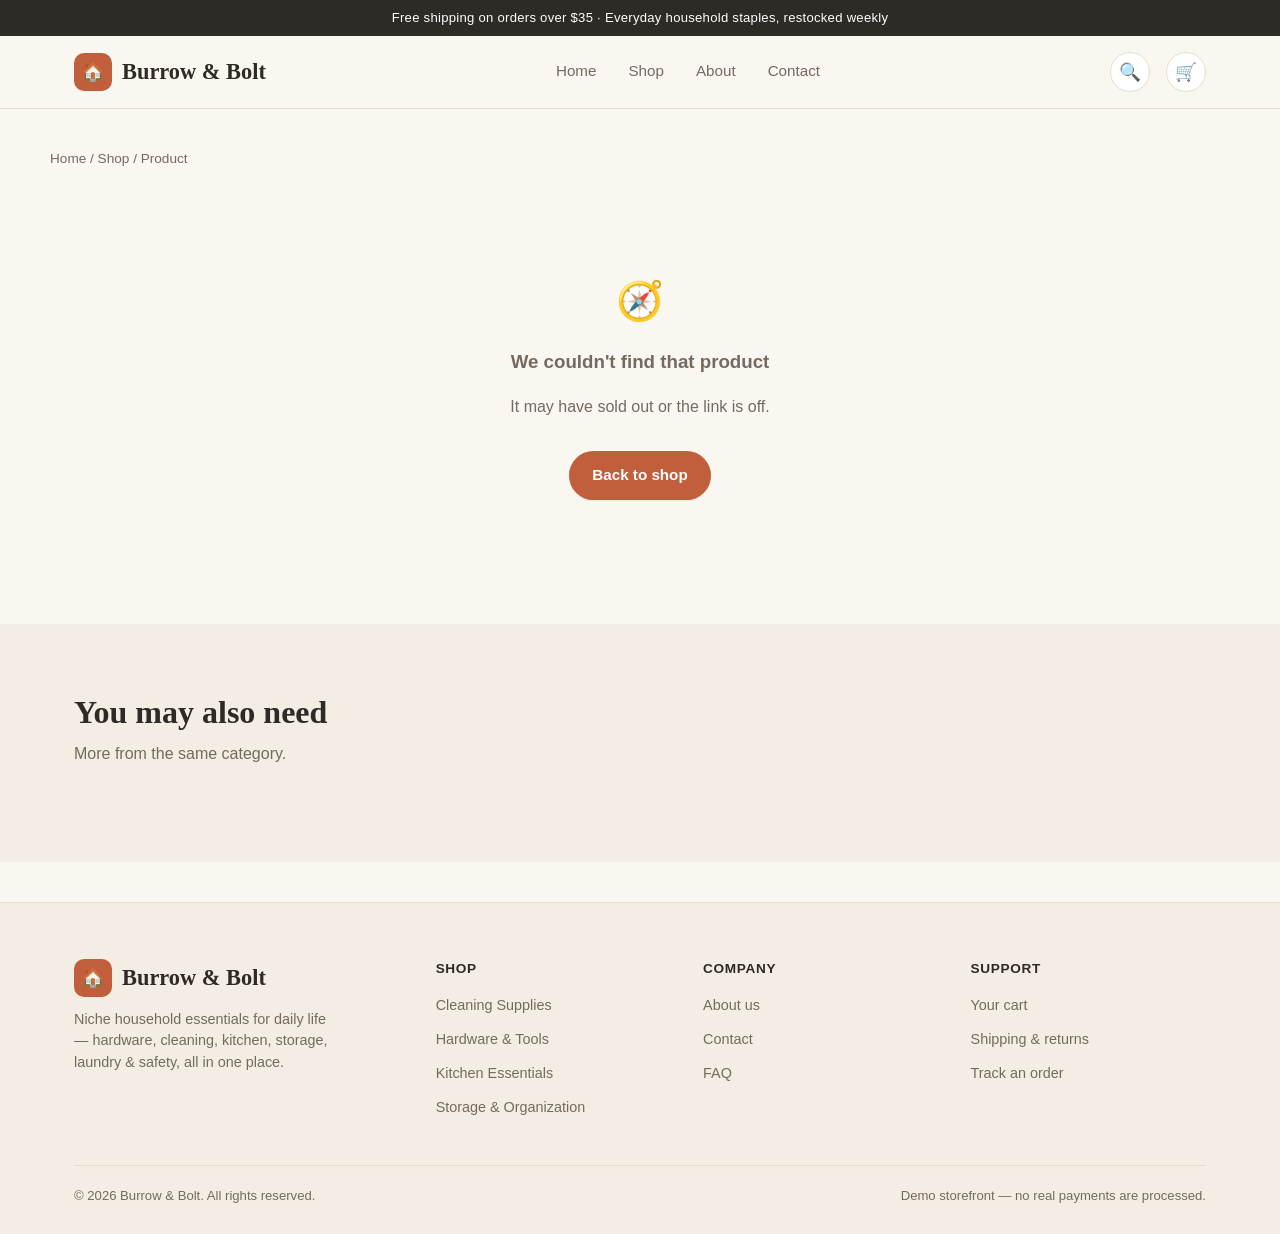
<file: product.html>
<!DOCTYPE html>
<html lang="en">
<head>
  <meta charset="UTF-8" />
  <meta name="viewport" content="width=device-width, initial-scale=1.0" />
  <title>Product — Burrow & Bolt</title>
  <link rel="icon" href="data:image/svg+xml,<svg xmlns=%22http://www.w3.org/2000/svg%22 viewBox=%220 0 100 100%22><text y=%22.9em%22 font-size=%2290%22>🏠</text></svg>" />
  <link rel="stylesheet" href="assets/css/style.css" />
</head>
<body>

  <header class="site-header">
    <div class="announcement-bar">Free shipping on orders over $35 · Everyday household staples, restocked weekly</div>
    <div class="header-inner container">
      <a href="index.html" class="logo"><span class="logo-mark">🏠</span> Burrow & Bolt</a>
      <nav class="main-nav" aria-label="Primary">
        <a href="index.html">Home</a>
        <a href="shop.html">Shop</a>
        <a href="about.html">About</a>
        <a href="contact.html">Contact</a>
      </nav>
      <div class="header-actions">
        <a class="icon-btn" href="shop.html" aria-label="Search products">🔍</a>
        <a class="icon-btn" href="cart.html" aria-label="View cart">
          🛒<span class="cart-count is-hidden" data-cart-count>0</span>
        </a>
        <button class="nav-toggle" aria-label="Toggle menu" aria-expanded="false">☰</button>
      </div>
    </div>
    <nav class="site-nav-mobile" aria-label="Mobile">
      <a href="index.html">Home</a>
      <a href="shop.html">Shop</a>
      <a href="about.html">About</a>
      <a href="contact.html">Contact</a>
    </nav>
  </header>

  <main>
    <div class="page-header container">
      <div class="breadcrumb"><a href="index.html">Home</a> / <a href="shop.html">Shop</a> / <a href="#" id="crumb-current">Product</a></div>
    </div>

    <section class="section" style="padding-top:8px;">
      <div class="container product-detail" id="product-detail-root">
        <!-- Rendered by assets/js/render-product.js -->
      </div>
    </section>

    <section class="section section-alt" id="related-section">
      <div class="container">
        <div class="section-head">
          <div>
            <h2>You may also need</h2>
            <p>More from the same category.</p>
          </div>
        </div>
        <div class="product-grid" id="related-grid"></div>
      </div>
    </section>
  </main>

  <footer class="site-footer">
    <div class="container">
      <div class="footer-grid">
        <div class="footer-brand">
          <a href="index.html" class="logo"><span class="logo-mark">🏠</span> Burrow & Bolt</a>
          <p>Niche household essentials for daily life — hardware, cleaning, kitchen, storage, laundry & safety, all in one place.</p>
        </div>
        <div class="footer-col">
          <h5>Shop</h5>
          <ul>
            <li><a href="shop.html?category=cleaning">Cleaning Supplies</a></li>
            <li><a href="shop.html?category=hardware">Hardware & Tools</a></li>
            <li><a href="shop.html?category=kitchen">Kitchen Essentials</a></li>
            <li><a href="shop.html?category=storage">Storage & Organization</a></li>
          </ul>
        </div>
        <div class="footer-col">
          <h5>Company</h5>
          <ul>
            <li><a href="about.html">About us</a></li>
            <li><a href="contact.html">Contact</a></li>
            <li><a href="contact.html#faq">FAQ</a></li>
          </ul>
        </div>
        <div class="footer-col">
          <h5>Support</h5>
          <ul>
            <li><a href="cart.html">Your cart</a></li>
            <li><a href="contact.html">Shipping & returns</a></li>
            <li><a href="contact.html">Track an order</a></li>
          </ul>
        </div>
      </div>
      <div class="footer-bottom">
        <span>© 2026 Burrow & Bolt. All rights reserved.</span>
        <span>Demo storefront — no real payments are processed.</span>
      </div>
    </div>
  </footer>

  <script src="assets/js/products.js"></script>
  <script src="assets/js/cart.js"></script>
  <script src="assets/js/main.js"></script>
  <script src="assets/js/render-product.js"></script>
</body>
</html>
</file>
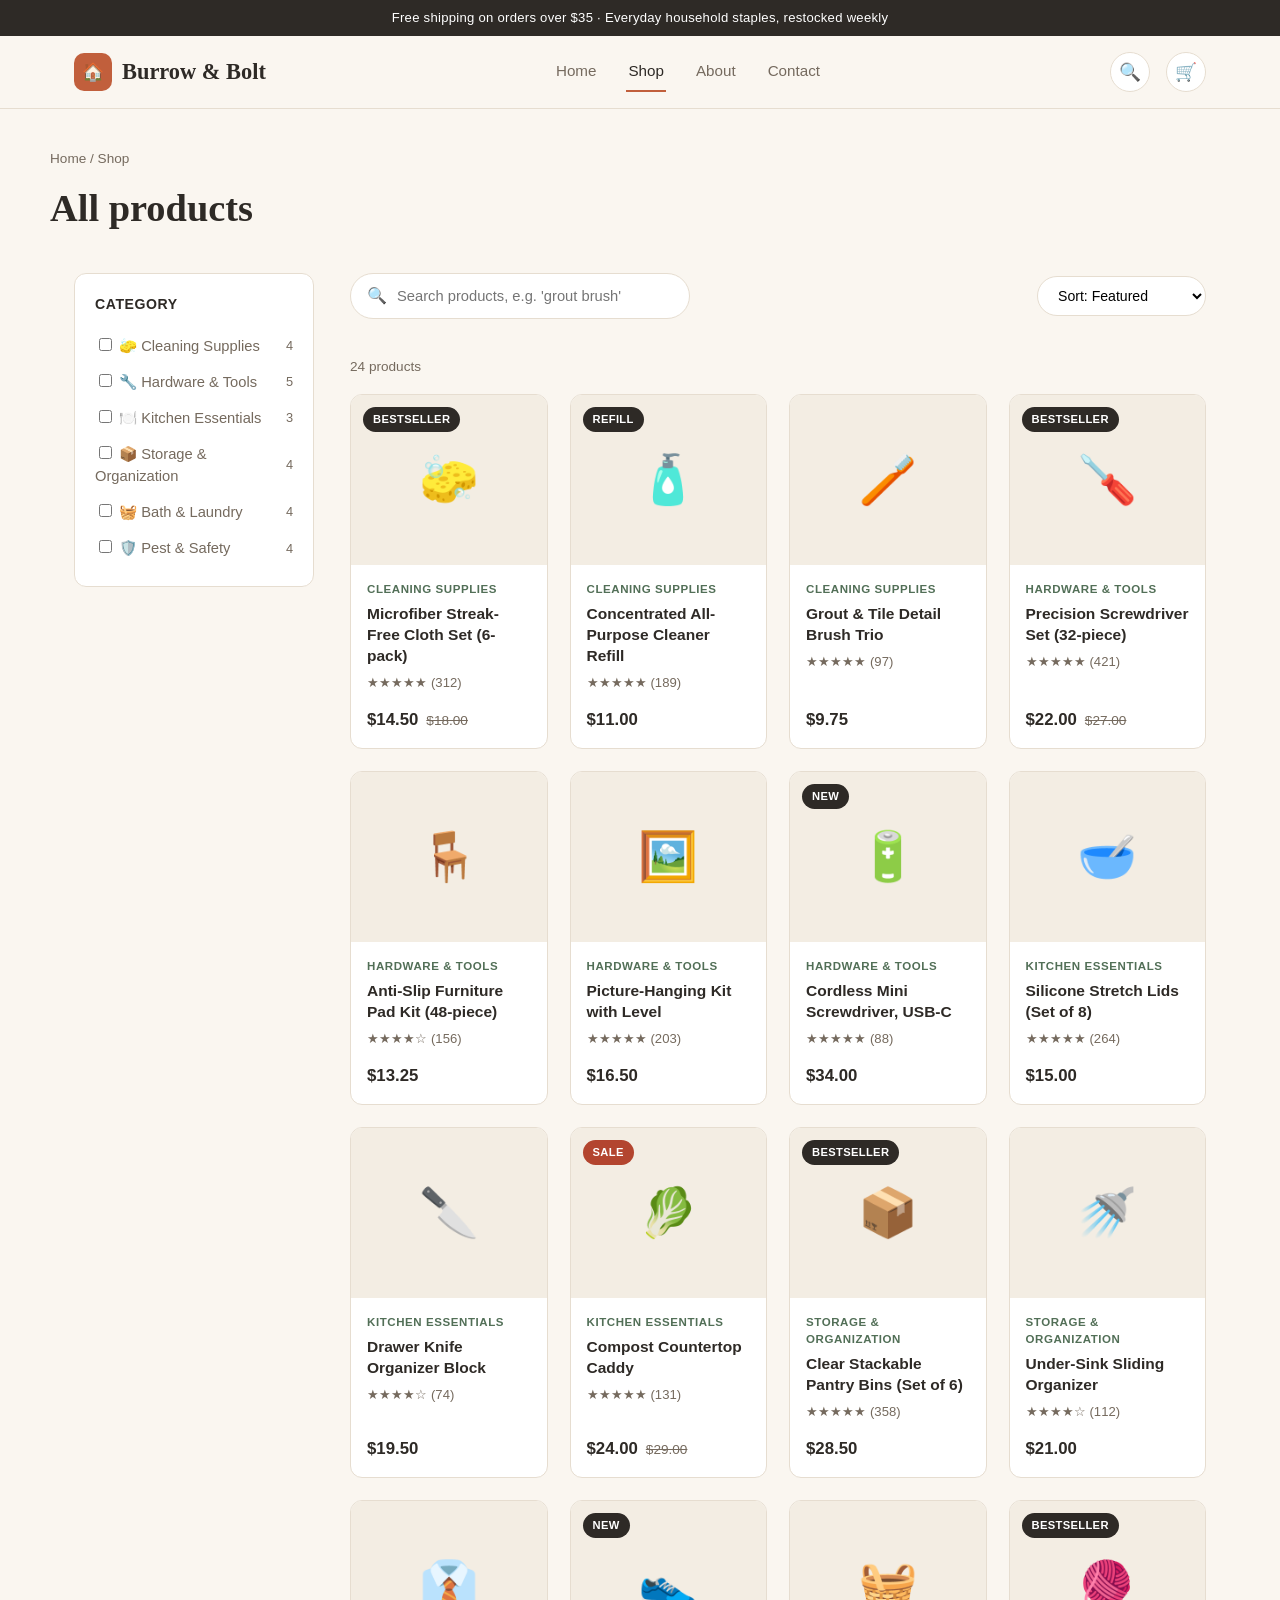
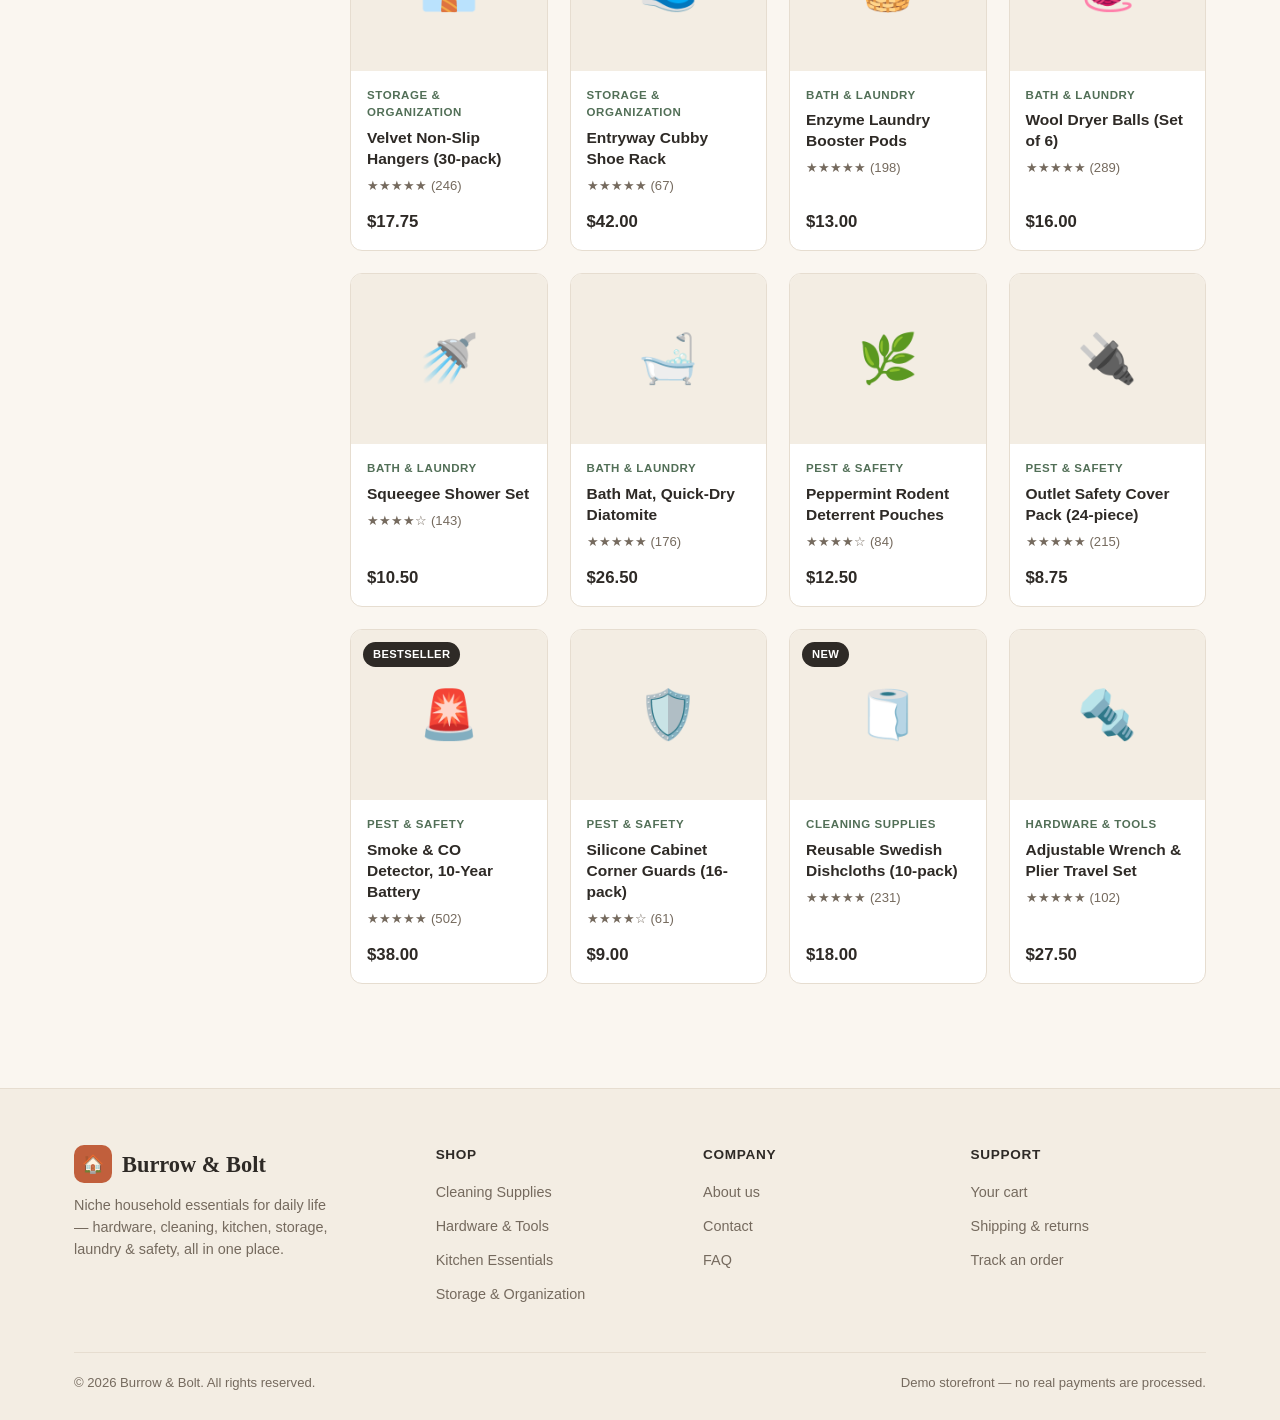
<file: shop.html>
<!DOCTYPE html>
<html lang="en">
<head>
  <meta charset="UTF-8" />
  <meta name="viewport" content="width=device-width, initial-scale=1.0" />
  <title>Shop All Products — Burrow & Bolt</title>
  <meta name="description" content="Browse every niche household essential — cleaning, hardware, kitchen, storage, laundry & safety." />
  <link rel="icon" href="data:image/svg+xml,<svg xmlns=%22http://www.w3.org/2000/svg%22 viewBox=%220 0 100 100%22><text y=%22.9em%22 font-size=%2290%22>🏠</text></svg>" />
  <link rel="stylesheet" href="assets/css/style.css" />
</head>
<body>

  <header class="site-header">
    <div class="announcement-bar">Free shipping on orders over $35 · Everyday household staples, restocked weekly</div>
    <div class="header-inner container">
      <a href="index.html" class="logo"><span class="logo-mark">🏠</span> Burrow & Bolt</a>
      <nav class="main-nav" aria-label="Primary">
        <a href="index.html">Home</a>
        <a href="shop.html" aria-current="page">Shop</a>
        <a href="about.html">About</a>
        <a href="contact.html">Contact</a>
      </nav>
      <div class="header-actions">
        <a class="icon-btn" href="shop.html" aria-label="Search products">🔍</a>
        <a class="icon-btn" href="cart.html" aria-label="View cart">
          🛒<span class="cart-count is-hidden" data-cart-count>0</span>
        </a>
        <button class="nav-toggle" aria-label="Toggle menu" aria-expanded="false">☰</button>
      </div>
    </div>
    <nav class="site-nav-mobile" aria-label="Mobile">
      <a href="index.html">Home</a>
      <a href="shop.html">Shop</a>
      <a href="about.html">About</a>
      <a href="contact.html">Contact</a>
    </nav>
  </header>

  <main>
    <div class="page-header container">
      <div class="breadcrumb"><a href="index.html">Home</a> / Shop</div>
      <h1>All products</h1>
    </div>

    <section class="section" style="padding-top:12px;">
      <div class="container shop-layout">
        <aside>
          <div class="filter-panel">
            <h4>Category</h4>
            <div id="category-filters"></div>
          </div>
        </aside>

        <div>
          <div class="shop-toolbar">
            <div class="search-box">
              <span aria-hidden="true">🔍</span>
              <label class="visually-hidden" for="search-input">Search products</label>
              <input id="search-input" type="search" placeholder="Search products, e.g. 'grout brush'" />
            </div>
            <label class="visually-hidden" for="sort-select">Sort by</label>
            <select id="sort-select" class="sort-select">
              <option value="featured">Sort: Featured</option>
              <option value="price-asc">Price: Low to High</option>
              <option value="price-desc">Price: High to Low</option>
              <option value="rating">Highest Rated</option>
            </select>
          </div>

          <div id="active-chips" class="active-chips"></div>

          <div style="display:flex; justify-content:space-between; align-items:center; margin-bottom:16px;">
            <span id="result-count" class="result-count"></span>
            <button id="clear-filters" class="section-link" type="button" style="background:none; border:none; font-size:0.85rem;" hidden>Clear all filters</button>
          </div>

          <div class="product-grid" id="product-grid"></div>
        </div>
      </div>
    </section>
  </main>

  <footer class="site-footer">
    <div class="container">
      <div class="footer-grid">
        <div class="footer-brand">
          <a href="index.html" class="logo"><span class="logo-mark">🏠</span> Burrow & Bolt</a>
          <p>Niche household essentials for daily life — hardware, cleaning, kitchen, storage, laundry & safety, all in one place.</p>
        </div>
        <div class="footer-col">
          <h5>Shop</h5>
          <ul>
            <li><a href="shop.html?category=cleaning">Cleaning Supplies</a></li>
            <li><a href="shop.html?category=hardware">Hardware & Tools</a></li>
            <li><a href="shop.html?category=kitchen">Kitchen Essentials</a></li>
            <li><a href="shop.html?category=storage">Storage & Organization</a></li>
          </ul>
        </div>
        <div class="footer-col">
          <h5>Company</h5>
          <ul>
            <li><a href="about.html">About us</a></li>
            <li><a href="contact.html">Contact</a></li>
            <li><a href="contact.html#faq">FAQ</a></li>
          </ul>
        </div>
        <div class="footer-col">
          <h5>Support</h5>
          <ul>
            <li><a href="cart.html">Your cart</a></li>
            <li><a href="contact.html">Shipping & returns</a></li>
            <li><a href="contact.html">Track an order</a></li>
          </ul>
        </div>
      </div>
      <div class="footer-bottom">
        <span>© 2026 Burrow & Bolt. All rights reserved.</span>
        <span>Demo storefront — no real payments are processed.</span>
      </div>
    </div>
  </footer>

  <script src="assets/js/products.js"></script>
  <script src="assets/js/cart.js"></script>
  <script src="assets/js/main.js"></script>
  <script src="assets/js/render-shop.js"></script>
</body>
</html>
</file>
<file: assets/css/style.css>
/* Burrow & Bolt — shared styles */

:root {
  --color-bg: #faf6f0;
  --color-surface: #ffffff;
  --color-surface-alt: #f3ede3;
  --color-primary: #c15f3c;
  --color-primary-dark: #a04a2a;
  --color-secondary: #6b8f71;
  --color-secondary-dark: #526f57;
  --color-accent: #d9a441;
  --color-text: #2e2a26;
  --color-text-muted: #756a5e;
  --color-border: #e6ddd0;
  --color-danger: #b3452f;
  --radius-sm: 6px;
  --radius-md: 12px;
  --radius-lg: 20px;
  --shadow-sm: 0 1px 2px rgba(46, 42, 38, 0.06), 0 1px 1px rgba(46, 42, 38, 0.04);
  --shadow-md: 0 8px 24px rgba(46, 42, 38, 0.08);
  --shadow-lg: 0 20px 48px rgba(46, 42, 38, 0.14);
  --container: 1180px;
  --font-sans: -apple-system, BlinkMacSystemFont, "Segoe UI", Roboto, Helvetica, Arial, sans-serif;
  --font-serif: Georgia, "Iowan Old Style", "Palatino Linotype", serif;
}

* { box-sizing: border-box; }

html { scroll-behavior: smooth; }

body {
  margin: 0;
  font-family: var(--font-sans);
  color: var(--color-text);
  background: var(--color-bg);
  line-height: 1.5;
  -webkit-font-smoothing: antialiased;
}

img, svg { display: block; max-width: 100%; }

a { color: inherit; text-decoration: none; }

ul { margin: 0; padding: 0; list-style: none; }

button { font-family: inherit; cursor: pointer; }

.container {
  width: 100%;
  max-width: var(--container);
  margin: 0 auto;
  padding: 0 24px;
}

.visually-hidden {
  position: absolute;
  width: 1px; height: 1px;
  overflow: hidden;
  clip: rect(0,0,0,0);
  white-space: nowrap;
}

/* ---------- Header ---------- */

.site-header {
  position: sticky;
  top: 0;
  z-index: 50;
  background: rgba(250, 246, 240, 0.92);
  backdrop-filter: blur(8px);
  border-bottom: 1px solid var(--color-border);
}

.announcement-bar {
  background: var(--color-text);
  color: #fff;
  text-align: center;
  font-size: 0.82rem;
  padding: 8px 16px;
  letter-spacing: 0.02em;
}

.header-inner {
  display: flex;
  align-items: center;
  justify-content: space-between;
  gap: 24px;
  padding: 16px 24px;
}

.logo {
  display: flex;
  align-items: center;
  gap: 10px;
  font-family: var(--font-serif);
  font-size: 1.4rem;
  font-weight: 700;
  color: var(--color-text);
  flex-shrink: 0;
}

.logo-mark {
  display: inline-flex;
  align-items: center;
  justify-content: center;
  width: 38px; height: 38px;
  border-radius: 10px;
  background: var(--color-primary);
  color: #fff;
  font-size: 1.1rem;
}

.main-nav {
  display: flex;
  gap: 28px;
  flex: 1;
  justify-content: center;
}

.main-nav a {
  font-size: 0.95rem;
  font-weight: 500;
  color: var(--color-text-muted);
  padding: 8px 2px;
  border-bottom: 2px solid transparent;
  transition: color 0.15s ease, border-color 0.15s ease;
}

.main-nav a:hover,
.main-nav a[aria-current="page"] {
  color: var(--color-text);
  border-bottom-color: var(--color-primary);
}

.header-actions {
  display: flex;
  align-items: center;
  gap: 16px;
  flex-shrink: 0;
}

.icon-btn {
  position: relative;
  display: inline-flex;
  align-items: center;
  justify-content: center;
  width: 40px; height: 40px;
  border-radius: 50%;
  border: 1px solid var(--color-border);
  background: var(--color-surface);
  font-size: 1.1rem;
  transition: background 0.15s ease, transform 0.1s ease;
}

.icon-btn:hover { background: var(--color-surface-alt); }
.icon-btn:active { transform: scale(0.95); }

.cart-count {
  position: absolute;
  top: -4px; right: -4px;
  min-width: 18px;
  height: 18px;
  padding: 0 4px;
  border-radius: 999px;
  background: var(--color-primary);
  color: #fff;
  font-size: 0.68rem;
  font-weight: 700;
  display: flex;
  align-items: center;
  justify-content: center;
}

.cart-count.is-hidden { display: none; }

.nav-toggle {
  display: none;
  border: 1px solid var(--color-border);
  background: var(--color-surface);
  border-radius: var(--radius-sm);
  width: 40px; height: 40px;
  font-size: 1.2rem;
}

/* ---------- Buttons ---------- */

.btn {
  display: inline-flex;
  align-items: center;
  justify-content: center;
  gap: 8px;
  padding: 12px 22px;
  border-radius: 999px;
  border: 1px solid transparent;
  font-size: 0.95rem;
  font-weight: 600;
  transition: transform 0.12s ease, box-shadow 0.15s ease, background 0.15s ease;
  white-space: nowrap;
}

.btn:active { transform: scale(0.97); }

.btn-primary {
  background: var(--color-primary);
  color: #fff;
  box-shadow: var(--shadow-sm);
}
.btn-primary:hover { background: var(--color-primary-dark); }

.btn-secondary {
  background: var(--color-text);
  color: #fff;
}
.btn-secondary:hover { background: #1b1815; }

.btn-outline {
  background: transparent;
  border-color: var(--color-text);
  color: var(--color-text);
}
.btn-outline:hover { background: var(--color-text); color: #fff; }

.btn-block { width: 100%; }
.btn-sm { padding: 8px 16px; font-size: 0.85rem; }
.btn:disabled { opacity: 0.5; cursor: not-allowed; }

/* ---------- Hero ---------- */

.hero {
  padding: 64px 0 72px;
  background: radial-gradient(circle at 85% 20%, rgba(217, 164, 65, 0.16), transparent 55%),
              radial-gradient(circle at 10% 90%, rgba(107, 143, 113, 0.14), transparent 55%);
}

.hero-inner {
  display: grid;
  grid-template-columns: 1.1fr 0.9fr;
  gap: 48px;
  align-items: center;
}

.eyebrow {
  display: inline-flex;
  align-items: center;
  gap: 8px;
  font-size: 0.8rem;
  font-weight: 700;
  letter-spacing: 0.08em;
  text-transform: uppercase;
  color: var(--color-secondary-dark);
  background: rgba(107, 143, 113, 0.14);
  padding: 6px 14px;
  border-radius: 999px;
  margin-bottom: 18px;
}

.hero h1 {
  font-family: var(--font-serif);
  font-size: clamp(2.2rem, 4vw, 3.2rem);
  line-height: 1.1;
  margin: 0 0 18px;
}

.hero p {
  font-size: 1.08rem;
  color: var(--color-text-muted);
  max-width: 46ch;
  margin: 0 0 28px;
}

.hero-actions { display: flex; gap: 14px; flex-wrap: wrap; margin-bottom: 28px; }

.hero-trust {
  display: flex;
  gap: 28px;
  flex-wrap: wrap;
  font-size: 0.85rem;
  color: var(--color-text-muted);
}

.hero-trust strong { color: var(--color-text); display: block; font-size: 1.2rem; font-family: var(--font-serif); }

.hero-art {
  display: grid;
  grid-template-columns: repeat(2, 1fr);
  gap: 16px;
}

.hero-art .tile {
  aspect-ratio: 1;
  border-radius: var(--radius-lg);
  display: flex;
  align-items: center;
  justify-content: center;
  font-size: 2.4rem;
  box-shadow: var(--shadow-md);
}

.hero-art .tile:nth-child(1) { background: #f3ded0; transform: translateY(-14px); }
.hero-art .tile:nth-child(2) { background: #dfe8df; }
.hero-art .tile:nth-child(3) { background: #f6e6c4; }
.hero-art .tile:nth-child(4) { background: #e3d6e6; transform: translateY(-14px); }

/* ---------- Sections ---------- */

.section { padding: 64px 0; }
.section-alt { background: var(--color-surface-alt); }

.section-head {
  display: flex;
  align-items: flex-end;
  justify-content: space-between;
  gap: 24px;
  margin-bottom: 32px;
  flex-wrap: wrap;
}

.section-head h2 {
  font-family: var(--font-serif);
  font-size: clamp(1.5rem, 2.6vw, 2rem);
  margin: 0 0 6px;
}

.section-head p { margin: 0; color: var(--color-text-muted); }

.section-link { font-weight: 600; color: var(--color-primary); white-space: nowrap; }
.section-link:hover { text-decoration: underline; }

/* ---------- Category grid ---------- */

.category-grid {
  display: grid;
  grid-template-columns: repeat(3, 1fr);
  gap: 20px;
}

.category-card {
  background: var(--color-surface);
  border: 1px solid var(--color-border);
  border-radius: var(--radius-lg);
  padding: 26px;
  display: flex;
  flex-direction: column;
  gap: 10px;
  transition: transform 0.15s ease, box-shadow 0.15s ease, border-color 0.15s ease;
}

.category-card:hover {
  transform: translateY(-4px);
  box-shadow: var(--shadow-md);
  border-color: transparent;
}

.category-card .icon {
  width: 52px; height: 52px;
  border-radius: 14px;
  background: var(--color-surface-alt);
  display: flex; align-items: center; justify-content: center;
  font-size: 1.6rem;
  margin-bottom: 6px;
}

.category-card h3 { margin: 0; font-size: 1.08rem; }
.category-card p { margin: 0; color: var(--color-text-muted); font-size: 0.9rem; }
.category-card .go { margin-top: auto; font-weight: 600; color: var(--color-primary); font-size: 0.88rem; }

/* ---------- Product grid & cards ---------- */

.product-grid {
  display: grid;
  grid-template-columns: repeat(4, 1fr);
  gap: 22px;
}

.product-card {
  background: var(--color-surface);
  border: 1px solid var(--color-border);
  border-radius: var(--radius-md);
  overflow: hidden;
  display: flex;
  flex-direction: column;
  transition: transform 0.15s ease, box-shadow 0.15s ease;
}

.product-card:hover { transform: translateY(-4px); box-shadow: var(--shadow-md); }

.product-media {
  position: relative;
  aspect-ratio: 1.15;
  background: var(--color-surface-alt);
  display: flex;
  align-items: center;
  justify-content: center;
  font-size: 3rem;
}

.product-badge {
  position: absolute;
  top: 12px; left: 12px;
  background: var(--color-text);
  color: #fff;
  font-size: 0.7rem;
  font-weight: 700;
  padding: 4px 10px;
  border-radius: 999px;
  text-transform: uppercase;
  letter-spacing: 0.03em;
}

.product-badge.sale { background: var(--color-danger); }

.quick-add {
  position: absolute;
  bottom: 10px; right: 10px;
  width: 38px; height: 38px;
  border-radius: 50%;
  border: none;
  background: var(--color-text);
  color: #fff;
  font-size: 1.1rem;
  display: flex; align-items: center; justify-content: center;
  opacity: 0;
  transform: translateY(6px);
  transition: opacity 0.15s ease, transform 0.15s ease, background 0.15s ease;
}

.product-card:hover .quick-add { opacity: 1; transform: translateY(0); }
.quick-add:hover { background: var(--color-primary); }

.product-body { padding: 16px; display: flex; flex-direction: column; gap: 6px; flex: 1; }

.product-category {
  font-size: 0.72rem;
  font-weight: 700;
  text-transform: uppercase;
  letter-spacing: 0.05em;
  color: var(--color-secondary-dark);
}

.product-name {
  font-size: 0.97rem;
  font-weight: 600;
  line-height: 1.35;
  margin: 0;
}

.product-rating {
  font-size: 0.82rem;
  color: var(--color-text-muted);
  display: flex;
  align-items: center;
  gap: 4px;
}

.product-price-row {
  margin-top: auto;
  padding-top: 8px;
  display: flex;
  align-items: baseline;
  gap: 8px;
}

.price { font-weight: 700; font-size: 1.05rem; }
.price-old { text-decoration: line-through; color: var(--color-text-muted); font-size: 0.85rem; }

/* ---------- Value props ---------- */

.value-grid {
  display: grid;
  grid-template-columns: repeat(4, 1fr);
  gap: 24px;
}

.value-item { text-align: center; padding: 8px; }
.value-item .icon { font-size: 1.8rem; margin-bottom: 10px; }
.value-item h4 { margin: 0 0 6px; font-size: 1rem; }
.value-item p { margin: 0; font-size: 0.88rem; color: var(--color-text-muted); }

/* ---------- Newsletter ---------- */

.newsletter {
  background: var(--color-text);
  color: #fff;
  border-radius: var(--radius-lg);
  padding: 44px;
  display: flex;
  align-items: center;
  justify-content: space-between;
  gap: 32px;
  flex-wrap: wrap;
}

.newsletter h3 { font-family: var(--font-serif); font-size: 1.5rem; margin: 0 0 6px; }
.newsletter p { margin: 0; color: rgba(255,255,255,0.7); }

.newsletter-form { display: flex; gap: 10px; flex-wrap: wrap; }

.newsletter-form input {
  padding: 12px 16px;
  border-radius: 999px;
  border: 1px solid rgba(255,255,255,0.25);
  background: rgba(255,255,255,0.08);
  color: #fff;
  min-width: 240px;
  font-size: 0.9rem;
}

.newsletter-form input::placeholder { color: rgba(255,255,255,0.55); }

/* ---------- Footer ---------- */

.site-footer {
  background: var(--color-surface-alt);
  border-top: 1px solid var(--color-border);
  padding: 56px 0 28px;
  margin-top: 40px;
}

.footer-grid {
  display: grid;
  grid-template-columns: 1.4fr repeat(3, 1fr);
  gap: 32px;
  margin-bottom: 36px;
}

.footer-brand p { color: var(--color-text-muted); font-size: 0.9rem; max-width: 32ch; margin-top: 12px; }
.footer-col h5 { font-size: 0.85rem; text-transform: uppercase; letter-spacing: 0.05em; margin: 0 0 14px; }
.footer-col ul li { margin-bottom: 10px; }
.footer-col a { color: var(--color-text-muted); font-size: 0.9rem; }
.footer-col a:hover { color: var(--color-primary); }

.footer-bottom {
  border-top: 1px solid var(--color-border);
  padding-top: 20px;
  display: flex;
  justify-content: space-between;
  gap: 16px;
  flex-wrap: wrap;
  font-size: 0.82rem;
  color: var(--color-text-muted);
}

/* ---------- Breadcrumb / page header ---------- */

.page-header { padding: 40px 0 24px; }
.breadcrumb { font-size: 0.85rem; color: var(--color-text-muted); margin-bottom: 10px; }
.breadcrumb a:hover { color: var(--color-primary); }
.page-header h1 { font-family: var(--font-serif); font-size: clamp(1.8rem, 3vw, 2.4rem); margin: 0; }

/* ---------- Shop layout ---------- */

.shop-layout {
  display: grid;
  grid-template-columns: 240px 1fr;
  gap: 36px;
  align-items: start;
}

.filter-panel {
  background: var(--color-surface);
  border: 1px solid var(--color-border);
  border-radius: var(--radius-md);
  padding: 20px;
  position: sticky;
  top: 96px;
}

.filter-panel h4 { margin: 0 0 12px; font-size: 0.88rem; text-transform: uppercase; letter-spacing: 0.04em; }
.filter-panel + .filter-panel { margin-top: 18px; }

.filter-option {
  display: flex;
  align-items: center;
  justify-content: space-between;
  gap: 8px;
  padding: 7px 0;
  font-size: 0.92rem;
  color: var(--color-text-muted);
  cursor: pointer;
}

.filter-option input { accent-color: var(--color-primary); }
.filter-option span.count { color: var(--color-text-muted); font-size: 0.8rem; }
.filter-option.is-active,
.filter-option:hover { color: var(--color-text); }

.shop-toolbar {
  display: flex;
  align-items: center;
  justify-content: space-between;
  gap: 16px;
  margin-bottom: 20px;
  flex-wrap: wrap;
}

.search-box {
  display: flex;
  align-items: center;
  gap: 8px;
  background: var(--color-surface);
  border: 1px solid var(--color-border);
  border-radius: 999px;
  padding: 10px 16px;
  flex: 1;
  max-width: 340px;
}

.search-box input {
  border: none;
  outline: none;
  background: transparent;
  width: 100%;
  font-size: 0.92rem;
  font-family: inherit;
}

.sort-select {
  border: 1px solid var(--color-border);
  border-radius: 999px;
  padding: 10px 16px;
  background: var(--color-surface);
  font-size: 0.88rem;
  font-family: inherit;
}

.result-count { font-size: 0.85rem; color: var(--color-text-muted); }
.active-chips { display: flex; gap: 8px; flex-wrap: wrap; margin-bottom: 18px; }

.chip {
  display: inline-flex;
  align-items: center;
  gap: 6px;
  background: var(--color-surface-alt);
  border-radius: 999px;
  padding: 6px 12px;
  font-size: 0.82rem;
}

.chip button { background: none; border: none; font-size: 0.9rem; line-height: 1; color: var(--color-text-muted); }

.empty-state { text-align: center; padding: 60px 20px; color: var(--color-text-muted); }
.empty-state .icon { font-size: 2.4rem; margin-bottom: 12px; }

/* ---------- Product detail ---------- */

.product-detail {
  display: grid;
  grid-template-columns: 1fr 1fr;
  gap: 48px;
  align-items: start;
}

.detail-media {
  aspect-ratio: 1;
  background: var(--color-surface-alt);
  border-radius: var(--radius-lg);
  display: flex;
  align-items: center;
  justify-content: center;
  font-size: 6rem;
  position: sticky;
  top: 96px;
}

.detail-category { font-size: 0.78rem; font-weight: 700; text-transform: uppercase; color: var(--color-secondary-dark); letter-spacing: 0.05em; }
.detail-title { font-family: var(--font-serif); font-size: 1.9rem; margin: 8px 0 12px; }
.detail-rating { display: flex; align-items: center; gap: 10px; color: var(--color-text-muted); font-size: 0.9rem; margin-bottom: 18px; }
.detail-price { font-size: 1.7rem; font-weight: 700; margin-bottom: 4px; }
.detail-desc { color: var(--color-text-muted); margin: 16px 0 24px; line-height: 1.65; }

.qty-row { display: flex; align-items: center; gap: 16px; margin-bottom: 20px; }

.qty-stepper {
  display: flex;
  align-items: center;
  border: 1px solid var(--color-border);
  border-radius: 999px;
  overflow: hidden;
}

.qty-stepper button {
  width: 40px; height: 40px;
  border: none;
  background: var(--color-surface);
  font-size: 1.1rem;
}
.qty-stepper button:hover { background: var(--color-surface-alt); }
.qty-stepper span { width: 36px; text-align: center; font-weight: 600; }

.detail-actions { display: flex; gap: 12px; margin-bottom: 28px; flex-wrap: wrap; }

.detail-meta {
  border-top: 1px solid var(--color-border);
  padding-top: 20px;
  display: grid;
  gap: 10px;
  font-size: 0.9rem;
  color: var(--color-text-muted);
}

.detail-tags { display: flex; gap: 8px; flex-wrap: wrap; margin-top: 4px; }
.detail-tags span {
  background: var(--color-surface-alt);
  padding: 4px 10px;
  border-radius: 999px;
  font-size: 0.78rem;
}

/* ---------- Cart page ---------- */

.cart-layout { display: grid; grid-template-columns: 1fr 380px; gap: 40px; align-items: start; }

.cart-line {
  display: grid;
  grid-template-columns: 72px 1fr auto auto;
  gap: 16px;
  align-items: center;
  padding: 18px 0;
  border-bottom: 1px solid var(--color-border);
}

.cart-line-media {
  width: 72px; height: 72px;
  border-radius: var(--radius-sm);
  background: var(--color-surface-alt);
  display: flex; align-items: center; justify-content: center;
  font-size: 1.8rem;
}

.cart-line-name { font-weight: 600; font-size: 0.95rem; margin: 0 0 4px; }
.cart-line-cat { font-size: 0.78rem; color: var(--color-text-muted); text-transform: uppercase; letter-spacing: 0.04em; }
.cart-line-remove { font-size: 0.8rem; color: var(--color-danger); margin-top: 6px; background: none; border: none; padding: 0; }

.summary-card {
  background: var(--color-surface);
  border: 1px solid var(--color-border);
  border-radius: var(--radius-md);
  padding: 24px;
  position: sticky;
  top: 96px;
}

.summary-card h3 { margin: 0 0 16px; font-family: var(--font-serif); }
.summary-row { display: flex; justify-content: space-between; margin-bottom: 10px; font-size: 0.92rem; color: var(--color-text-muted); }
.summary-row.total { color: var(--color-text); font-weight: 700; font-size: 1.05rem; border-top: 1px solid var(--color-border); padding-top: 14px; margin-top: 14px; }
.promo-row { display: flex; gap: 8px; margin: 16px 0; }
.promo-row input { flex: 1; border: 1px solid var(--color-border); border-radius: 999px; padding: 10px 14px; font-size: 0.85rem; font-family: inherit; }

.cart-empty { text-align: center; padding: 80px 20px; }
.cart-empty .icon { font-size: 3rem; margin-bottom: 16px; }

/* ---------- Checkout ---------- */

.checkout-panel {
  background: var(--color-surface);
  border: 1px solid var(--color-border);
  border-radius: var(--radius-md);
  padding: 24px;
  margin-bottom: 20px;
}

.checkout-panel h3 { margin: 0 0 16px; font-family: var(--font-serif); font-size: 1.15rem; }

.checkout-form-grid {
  display: grid;
  grid-template-columns: 1fr 1fr;
  gap: 16px;
}

.checkout-note {
  font-size: 0.85rem;
  color: var(--color-text-muted);
  background: var(--color-surface-alt);
  border-radius: var(--radius-sm);
  padding: 10px 14px;
  margin: 0 0 16px;
}

.checkout-error {
  color: #fff;
  background: var(--color-danger);
  border-radius: var(--radius-sm);
  padding: 12px 16px;
  font-size: 0.9rem;
  margin: 0 0 16px;
}

.checkout-lines { display: grid; gap: 12px; margin-bottom: 16px; }

.checkout-line {
  display: grid;
  grid-template-columns: 28px 1fr auto;
  gap: 10px;
  align-items: start;
  font-size: 0.88rem;
}

.checkout-line-name { color: var(--color-text); }
.checkout-line-qty { color: var(--color-text-muted); }
.checkout-line-price { font-weight: 600; white-space: nowrap; }

.confirmation-head { text-align: center; padding: 24px 0 36px; }

.confirmation-check {
  width: 56px; height: 56px;
  border-radius: 50%;
  background: var(--color-secondary);
  color: #fff;
  font-size: 1.6rem;
  display: flex;
  align-items: center;
  justify-content: center;
  margin: 0 auto 18px;
}

.confirmation-head h1 { font-family: var(--font-serif); margin: 0 0 10px; }
.confirmation-head p { color: var(--color-text-muted); margin: 0; }

.confirmation-meta {
  display: grid;
  grid-template-columns: repeat(3, 1fr);
  gap: 16px;
}

.confirmation-label {
  display: block;
  font-size: 0.75rem;
  text-transform: uppercase;
  letter-spacing: 0.04em;
  color: var(--color-text-muted);
  margin-bottom: 4px;
}

.confirmation-actions { display: flex; gap: 12px; justify-content: center; margin-top: 8px; flex-wrap: wrap; }

/* ---------- Misc pages ---------- */

.about-hero { text-align: center; max-width: 640px; margin: 0 auto; }
.about-hero .eyebrow { margin-left: auto; margin-right: auto; }

.stat-band { display: grid; grid-template-columns: repeat(4, 1fr); gap: 20px; }
.stat-card { background: var(--color-surface); border: 1px solid var(--color-border); border-radius: var(--radius-md); padding: 24px; text-align: center; }
.stat-card strong { display: block; font-family: var(--font-serif); font-size: 1.8rem; color: var(--color-primary); }
.stat-card span { font-size: 0.85rem; color: var(--color-text-muted); }

.two-col { display: grid; grid-template-columns: 1fr 1fr; gap: 48px; align-items: center; }

.contact-grid { display: grid; grid-template-columns: 1fr 1fr; gap: 48px; }
.contact-form { display: grid; gap: 16px; }
.field { display: grid; gap: 6px; }
.field label { font-size: 0.85rem; font-weight: 600; }
.field input, .field textarea, .field select {
  border: 1px solid var(--color-border);
  border-radius: var(--radius-sm);
  padding: 11px 14px;
  font-family: inherit;
  font-size: 0.92rem;
  background: var(--color-surface);
}
.field textarea { resize: vertical; min-height: 120px; }

.contact-info-item { display: flex; gap: 14px; margin-bottom: 22px; }
.contact-info-item .icon { width: 42px; height: 42px; border-radius: 10px; background: var(--color-surface-alt); display: flex; align-items: center; justify-content: center; font-size: 1.2rem; flex-shrink: 0; }
.contact-info-item h5 { margin: 0 0 3px; font-size: 0.95rem; }
.contact-info-item p { margin: 0; color: var(--color-text-muted); font-size: 0.88rem; }

.faq-item { border-bottom: 1px solid var(--color-border); padding: 18px 0; }
.faq-item summary { cursor: pointer; font-weight: 600; list-style: none; display: flex; justify-content: space-between; align-items: center; }
.faq-item summary::-webkit-details-marker { display: none; }
.faq-item summary::after { content: "+"; font-size: 1.3rem; color: var(--color-text-muted); }
.faq-item[open] summary::after { content: "−"; }
.faq-item p { color: var(--color-text-muted); margin: 12px 0 0; }

/* ---------- Toast ---------- */

.toast {
  position: fixed;
  bottom: 24px;
  left: 50%;
  transform: translate(-50%, 20px);
  background: var(--color-text);
  color: #fff;
  padding: 13px 22px;
  border-radius: 999px;
  font-size: 0.88rem;
  font-weight: 500;
  box-shadow: var(--shadow-lg);
  opacity: 0;
  pointer-events: none;
  transition: opacity 0.2s ease, transform 0.2s ease;
  z-index: 200;
}

.toast.is-visible { opacity: 1; transform: translate(-50%, 0); pointer-events: auto; }

/* ---------- Responsive ---------- */

@media (max-width: 980px) {
  .hero-inner { grid-template-columns: 1fr; }
  .hero-art { order: -1; max-width: 420px; }
  .category-grid { grid-template-columns: repeat(2, 1fr); }
  .product-grid { grid-template-columns: repeat(3, 1fr); }
  .value-grid { grid-template-columns: repeat(2, 1fr); }
  .footer-grid { grid-template-columns: 1fr 1fr; }
  .shop-layout { grid-template-columns: 1fr; }
  .filter-panel { position: static; }
  .product-detail { grid-template-columns: 1fr; }
  .detail-media { position: static; max-width: 420px; margin: 0 auto; }
  .cart-layout { grid-template-columns: 1fr; }
  .summary-card { position: static; }
  .two-col { grid-template-columns: 1fr; }
  .contact-grid { grid-template-columns: 1fr; }
  .stat-band { grid-template-columns: repeat(2, 1fr); }
  .checkout-form-grid { grid-template-columns: 1fr; }
  .confirmation-meta { grid-template-columns: 1fr; text-align: center; }
}

@media (max-width: 680px) {
  .main-nav { display: none; }
  .nav-toggle { display: flex; align-items: center; justify-content: center; }
  .product-grid { grid-template-columns: repeat(2, 1fr); }
  .category-grid { grid-template-columns: 1fr; }
  .newsletter { flex-direction: column; align-items: flex-start; }
  .cart-line { grid-template-columns: 56px 1fr; grid-template-areas: "media name" "media qty" "media price"; row-gap: 6px; }
  .cart-line-media { grid-area: media; }
  .footer-grid { grid-template-columns: 1fr; }
}

.site-nav-mobile {
  display: none;
  flex-direction: column;
  padding: 8px 24px 18px;
  gap: 4px;
  border-top: 1px solid var(--color-border);
}

.site-nav-mobile.is-open { display: flex; }
.site-nav-mobile a { padding: 10px 0; font-weight: 500; color: var(--color-text-muted); }
.site-nav-mobile a:hover { color: var(--color-text); }
</file>
